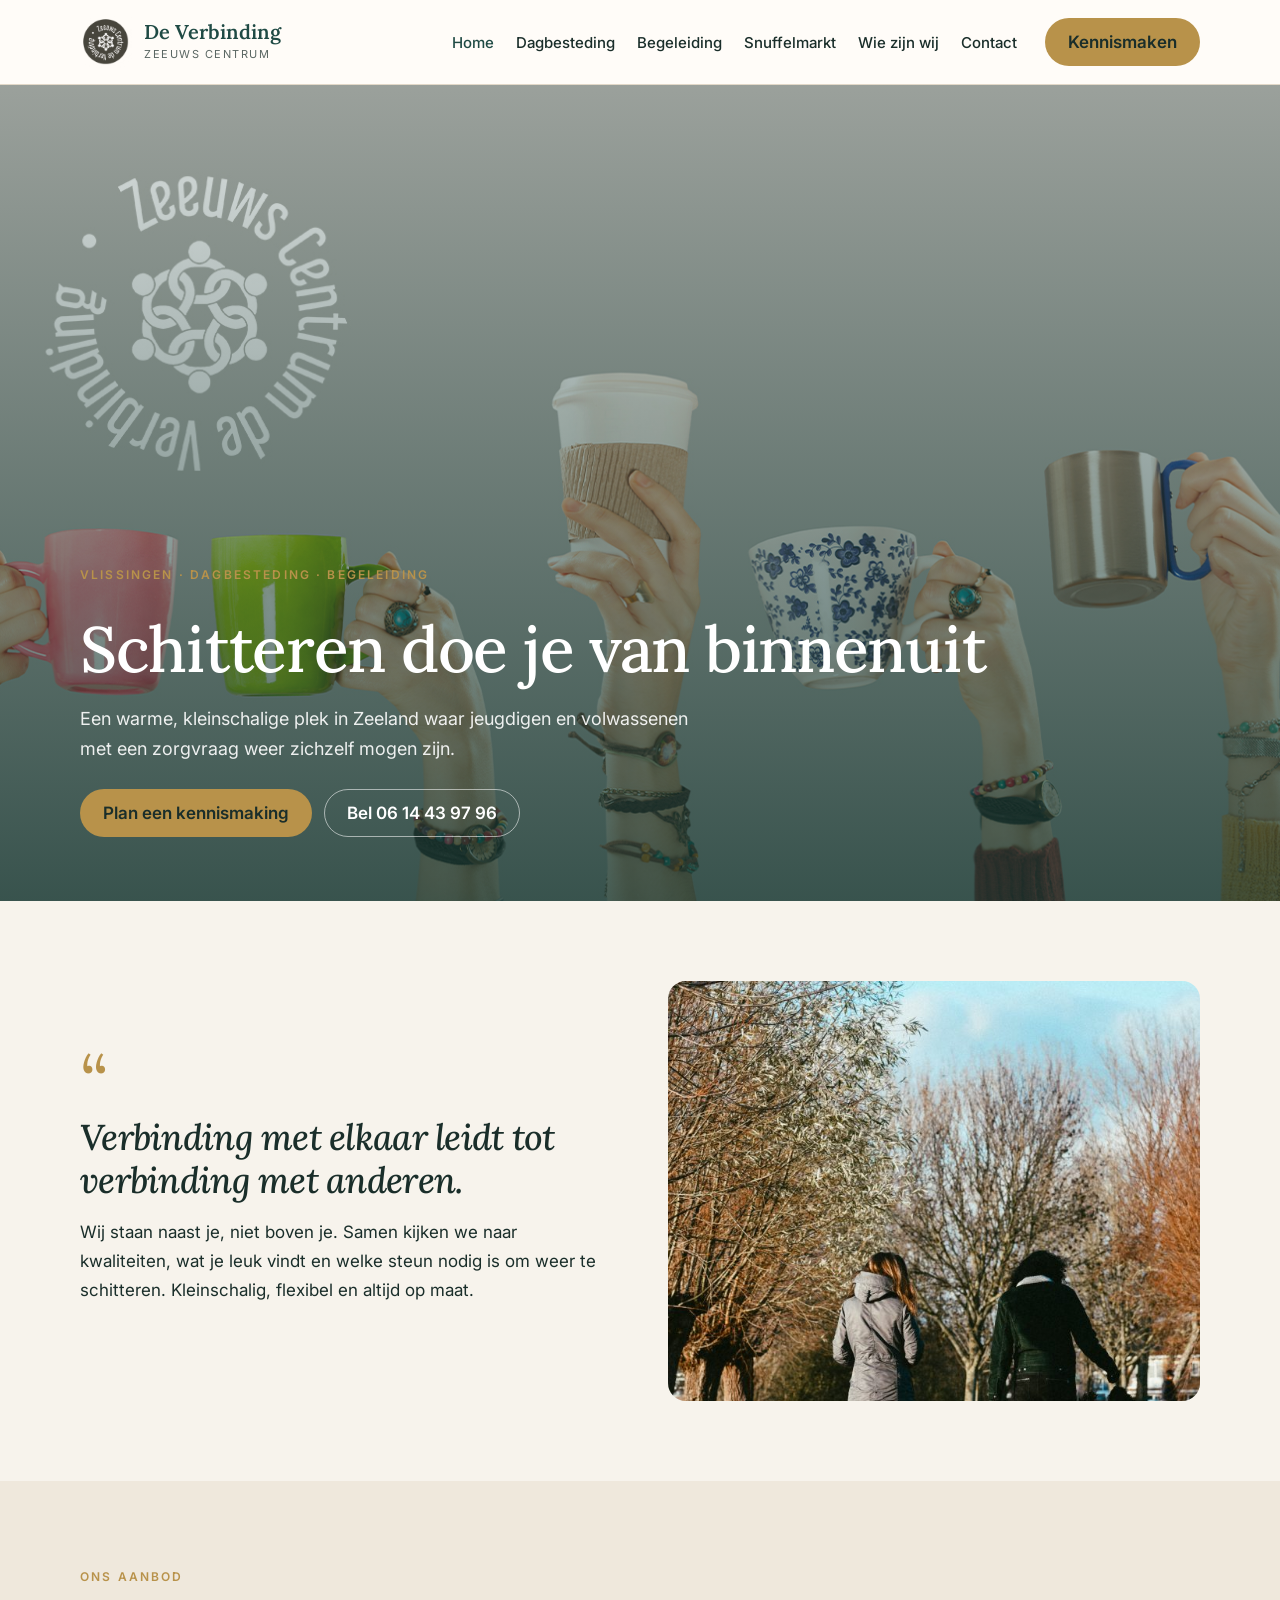
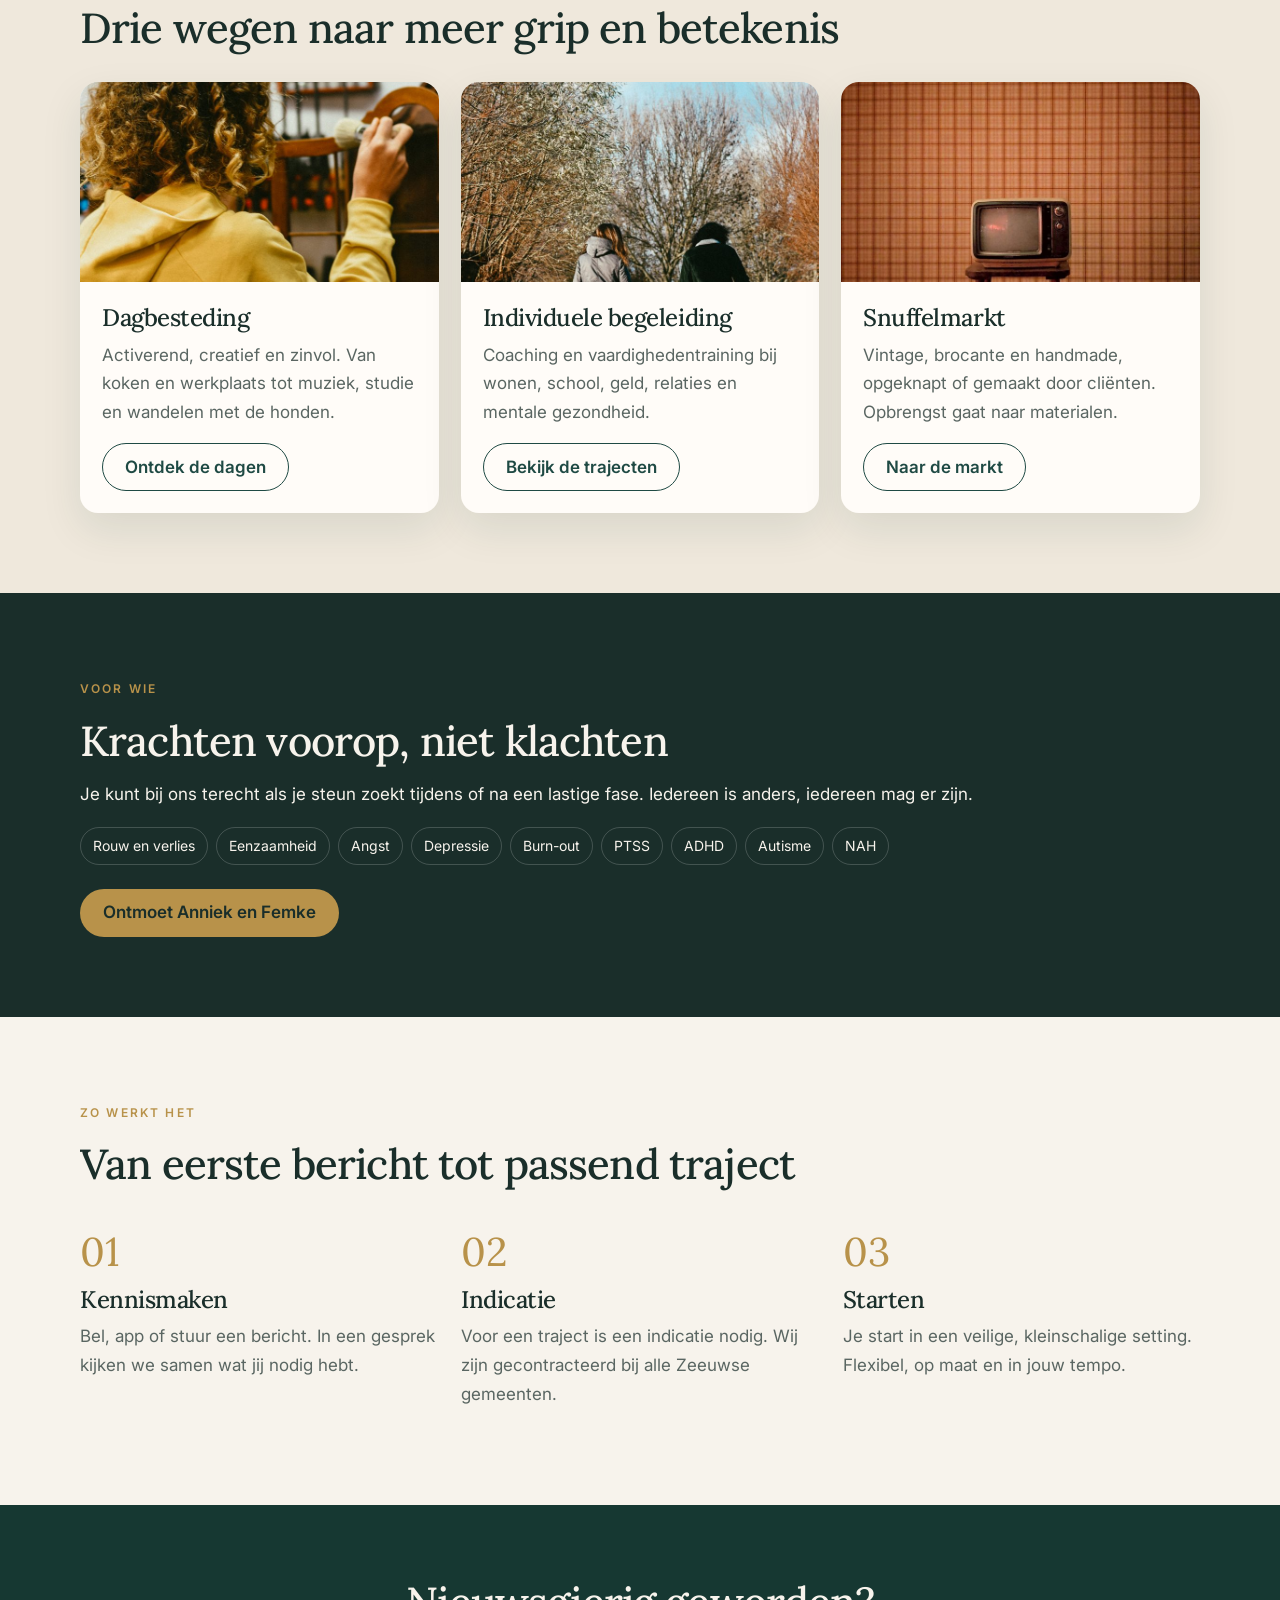
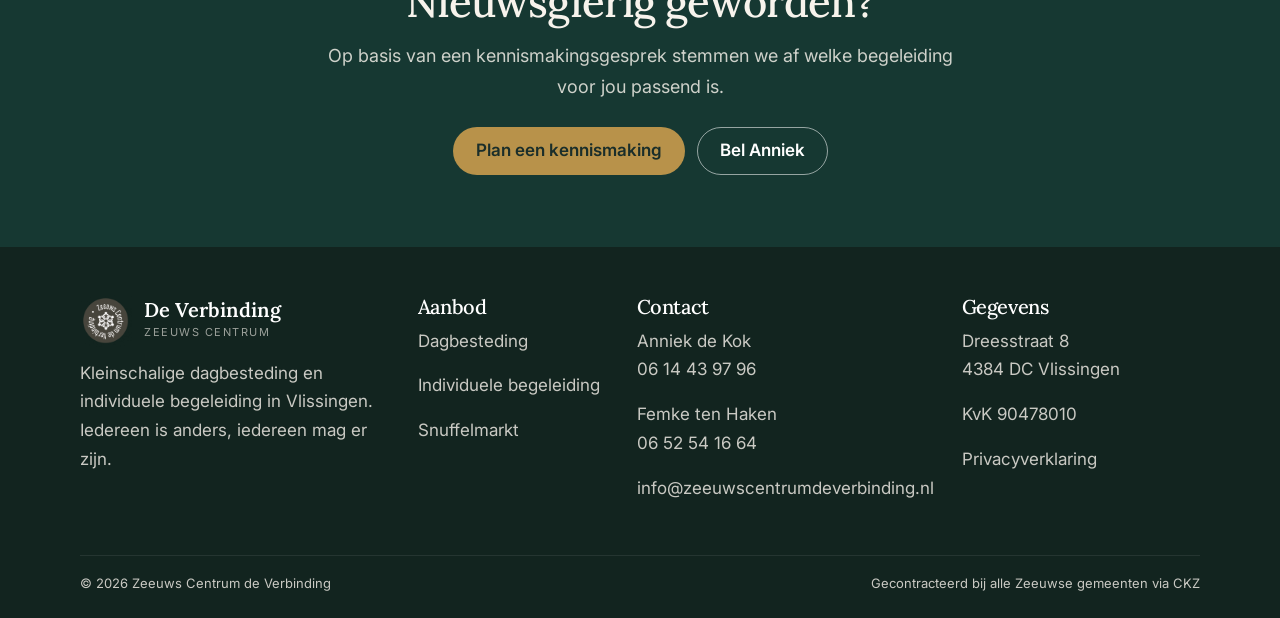
<file: index.html>
<!DOCTYPE html>
<html lang="nl">
<head>
  <meta charset="UTF-8">
  <meta name="viewport" content="width=device-width, initial-scale=1.0, viewport-fit=cover">
  <title>Zeeuws Centrum de Verbinding | Kleinschalige zorg in Vlissingen</title>
  <meta name="description" content="Kleinschalige dagbesteding en individuele begeleiding in Vlissingen. Voor jeugdigen en volwassenen. Kennismaken via bel, WhatsApp of het contactformulier.">
  <link rel="preconnect" href="https://fonts.googleapis.com">
  <link rel="preconnect" href="https://fonts.gstatic.com" crossorigin>
  <link href="https://fonts.googleapis.com/css2?family=Inter:wght@400;500;600&family=Lora:ital,wght@0,500;0,600;1,500&display=swap" rel="stylesheet">
  <link rel="icon" href="img/favicon.png" type="image/png">
  <link rel="stylesheet" href="css/style.css?v=10">
</head>
<body data-page="home">
  <div data-header></div>

  <main id="inhoud">
    <section class="hero">
      <div class="hero-media">
        <img src="img/Header-Homepage-ZCDV-2-1.jpg" alt="Samen koffie drinken bij Zeeuws Centrum de Verbinding">
      </div>
      <div class="container hero-content">
        <p class="eyebrow">Vlissingen · dagbesteding · begeleiding</p>
        <h1>Schitteren doe je van binnenuit</h1>
        <p class="lede">Een warme, kleinschalige plek in Zeeland waar jeugdigen en volwassenen met een zorgvraag weer zichzelf mogen zijn.</p>
        <div class="hero-actions">
          <a class="btn btn-gold" href="contact.html">Plan een kennismaking</a>
          <a class="btn btn-ghost" href="tel:+31614439796">Bel 06 14 43 97 96</a>
        </div>
      </div>
    </section>

    <section class="section">
      <div class="container split">
        <div>
          <p class="quote-mark">“</p>
          <p class="quote">Verbinding met elkaar leidt tot verbinding met anderen.</p>
          <p>Wij staan naast je, niet boven je. Samen kijken we naar kwaliteiten, wat je leuk vindt en welke steun nodig is om weer te schitteren. Kleinschalig, flexibel en altijd op maat.</p>
        </div>
        <div class="frame">
          <img src="img/bot-3398.jpg" alt="Wandelen met de hond, zoals op de huidige site">
        </div>
      </div>
    </section>

    <section class="section section-sand">
      <div class="container">
        <p class="eyebrow">Ons aanbod</p>
        <h2>Drie wegen naar meer grip en betekenis</h2>
        <div class="cards">
          <a class="card" href="dagbesteding.html">
            <img src="img/dagbesteding.jpg" alt="">
            <div class="card-body">
              <h3>Dagbesteding</h3>
              <p>Activerend, creatief en zinvol. Van koken en werkplaats tot muziek, studie en wandelen met de honden.</p>
              <span class="btn btn-outline">Ontdek de dagen</span>
            </div>
          </a>
          <a class="card" href="begeleiding.html">
            <img src="img/begeleiding.jpg" alt="">
            <div class="card-body">
              <h3>Individuele begeleiding</h3>
              <p>Coaching en vaardighedentraining bij wonen, school, geld, relaties en mentale gezondheid.</p>
              <span class="btn btn-outline">Bekijk de trajecten</span>
            </div>
          </a>
          <a class="card" href="snuffelmarkt.html">
            <img src="img/snuffelmarkt.jpg" alt="">
            <div class="card-body">
              <h3>Snuffelmarkt</h3>
              <p>Vintage, brocante en handmade, opgeknapt of gemaakt door cliënten. Opbrengst gaat naar materialen.</p>
              <span class="btn btn-outline">Naar de markt</span>
            </div>
          </a>
        </div>
      </div>
    </section>

    <section class="section section-dark">
      <div class="container">
        <p class="eyebrow">Voor wie</p>
        <h2>Krachten voorop, niet klachten</h2>
        <p>Je kunt bij ons terecht als je steun zoekt tijdens of na een lastige fase. Iedereen is anders, iedereen mag er zijn.</p>
        <div class="tags">
          <span class="tag">Rouw en verlies</span>
          <span class="tag">Eenzaamheid</span>
          <span class="tag">Angst</span>
          <span class="tag">Depressie</span>
          <span class="tag">Burn-out</span>
          <span class="tag">PTSS</span>
          <span class="tag">ADHD</span>
          <span class="tag">Autisme</span>
          <span class="tag">NAH</span>
        </div>
        <div class="cta-row">
          <a class="btn btn-gold" href="over-ons.html">Ontmoet Anniek en Femke</a>
        </div>
      </div>
    </section>

    <section class="section">
      <div class="container">
        <p class="eyebrow">Zo werkt het</p>
        <h2>Van eerste bericht tot passend traject</h2>
        <div class="steps">
          <div class="step">
            <div class="step-num">01</div>
            <h3>Kennismaken</h3>
            <p>Bel, app of stuur een bericht. In een gesprek kijken we samen wat jij nodig hebt.</p>
          </div>
          <div class="step">
            <div class="step-num">02</div>
            <h3>Indicatie</h3>
            <p>Voor een traject is een indicatie nodig. Wij zijn gecontracteerd bij alle Zeeuwse gemeenten.</p>
          </div>
          <div class="step">
            <div class="step-num">03</div>
            <h3>Starten</h3>
            <p>Je start in een veilige, kleinschalige setting. Flexibel, op maat en in jouw tempo.</p>
          </div>
        </div>
      </div>
    </section>

    <section class="cta-band">
      <div class="container">
        <h2>Nieuwsgierig geworden?</h2>
        <p class="lede">Op basis van een kennismakingsgesprek stemmen we af welke begeleiding voor jou passend is.</p>
        <div class="cta-row">
          <a class="btn btn-gold" href="contact.html">Plan een kennismaking</a>
          <a class="btn btn-ghost" href="tel:+31614439796">Bel Anniek</a>
        </div>
      </div>
    </section>
  </main>

  <div data-footer></div>
  <script src="js/main.js?v=9"></script>
</body>
</html>
</file>
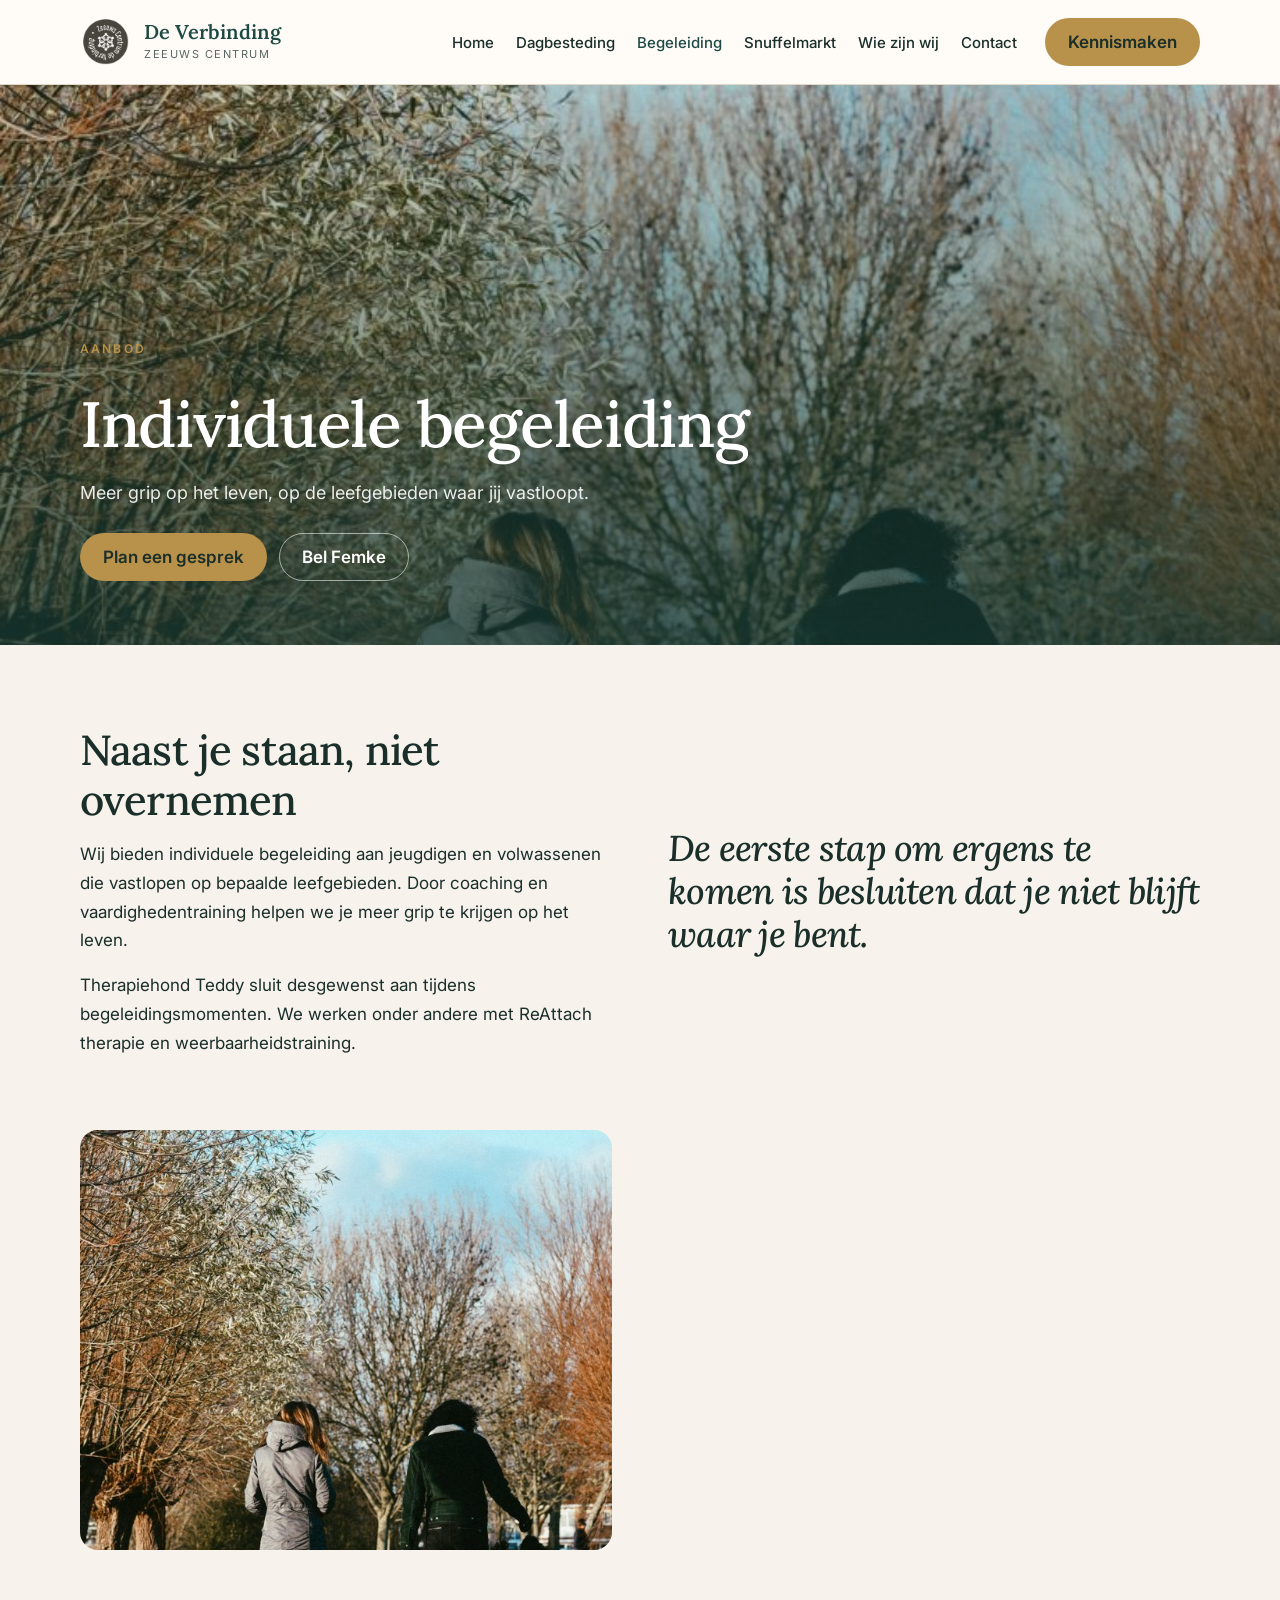
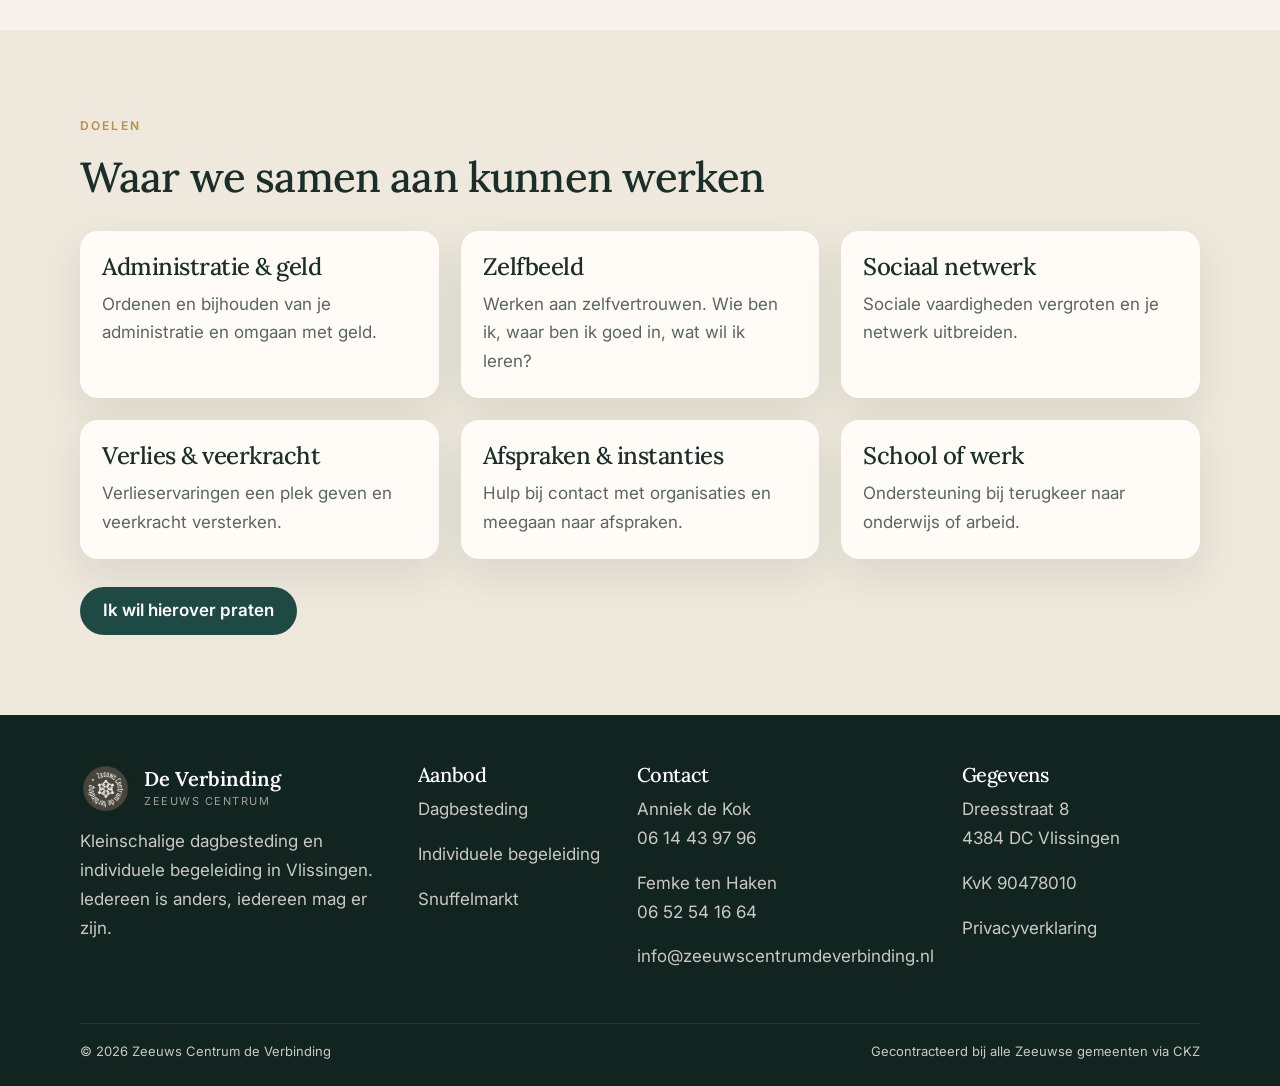
<file: begeleiding.html>
<!DOCTYPE html>
<html lang="nl">
<head>
  <meta charset="UTF-8">
  <meta name="viewport" content="width=device-width, initial-scale=1.0, viewport-fit=cover">
  <title>Individuele begeleiding | Zeeuws Centrum de Verbinding</title>
  <meta name="description" content="Individuele begeleiding voor jeugdigen en volwassenen in Vlissingen: coaching, vaardighedentraining, ReAttach en weerbaarheid.">
  <link rel="preconnect" href="https://fonts.googleapis.com">
  <link rel="preconnect" href="https://fonts.gstatic.com" crossorigin>
  <link href="https://fonts.googleapis.com/css2?family=Inter:wght@400;500;600&family=Lora:ital,wght@0,500;0,600;1,500&display=swap" rel="stylesheet">
  <link rel="icon" href="img/favicon.png" type="image/png">
  <link rel="apple-touch-icon" href="img/logo.png">
  <link rel="stylesheet" href="css/style.css?v=10">
</head>
<body data-page="begeleiding">
  <div data-header></div>
  <main id="inhoud">
    <section class="page-hero">
      <div class="page-hero-media">
        <img src="img/begeleiding.jpg" alt="Wandelen tijdens individuele begeleiding">
      </div>
      <div class="container">
        <p class="eyebrow">Aanbod</p>
        <h1>Individuele begeleiding</h1>
        <p class="lede">Meer grip op het leven, op de leefgebieden waar jij vastloopt.</p>
        <div class="cta-row">
          <a class="btn btn-gold" href="contact.html">Plan een gesprek</a>
          <a class="btn btn-ghost" href="tel:+31652541664">Bel Femke</a>
        </div>
      </div>
    </section>

    <section class="section">
      <div class="container split">
        <div>
          <h2>Naast je staan, niet overnemen</h2>
          <p>Wij bieden individuele begeleiding aan jeugdigen en volwassenen die vastlopen op bepaalde leefgebieden. Door coaching en vaardighedentraining helpen we je meer grip te krijgen op het leven.</p>
          <p>Therapiehond Teddy sluit desgewenst aan tijdens begeleidingsmomenten. We werken onder andere met ReAttach therapie en weerbaarheidstraining.</p>
        </div>
        <div>
          <p class="quote">De eerste stap om ergens te komen is besluiten dat je niet blijft waar je bent.</p>
        </div>
        <div class="frame">
          <img src="img/bot-3398.jpg" alt="Wandelen tijdens begeleiding">
        </div>
      </div>
    </section>

    <section class="section section-sand">
      <div class="container">
        <p class="eyebrow">Doelen</p>
        <h2>Waar we samen aan kunnen werken</h2>
        <div class="cards">
          <article class="card"><div class="card-body"><h3>Administratie & geld</h3><p>Ordenen en bijhouden van je administratie en omgaan met geld.</p></div></article>
          <article class="card"><div class="card-body"><h3>Zelfbeeld</h3><p>Werken aan zelfvertrouwen. Wie ben ik, waar ben ik goed in, wat wil ik leren?</p></div></article>
          <article class="card"><div class="card-body"><h3>Sociaal netwerk</h3><p>Sociale vaardigheden vergroten en je netwerk uitbreiden.</p></div></article>
          <article class="card"><div class="card-body"><h3>Verlies & veerkracht</h3><p>Verlieservaringen een plek geven en veerkracht versterken.</p></div></article>
          <article class="card"><div class="card-body"><h3>Afspraken & instanties</h3><p>Hulp bij contact met organisaties en meegaan naar afspraken.</p></div></article>
          <article class="card"><div class="card-body"><h3>School of werk</h3><p>Ondersteuning bij terugkeer naar onderwijs of arbeid.</p></div></article>
        </div>
        <div class="cta-row">
          <a class="btn btn-dark" href="contact.html">Ik wil hierover praten</a>
        </div>
      </div>
    </section>
  </main>
  <div data-footer></div>
  <script src="js/main.js?v=9"></script>
</body>
</html>
</file>
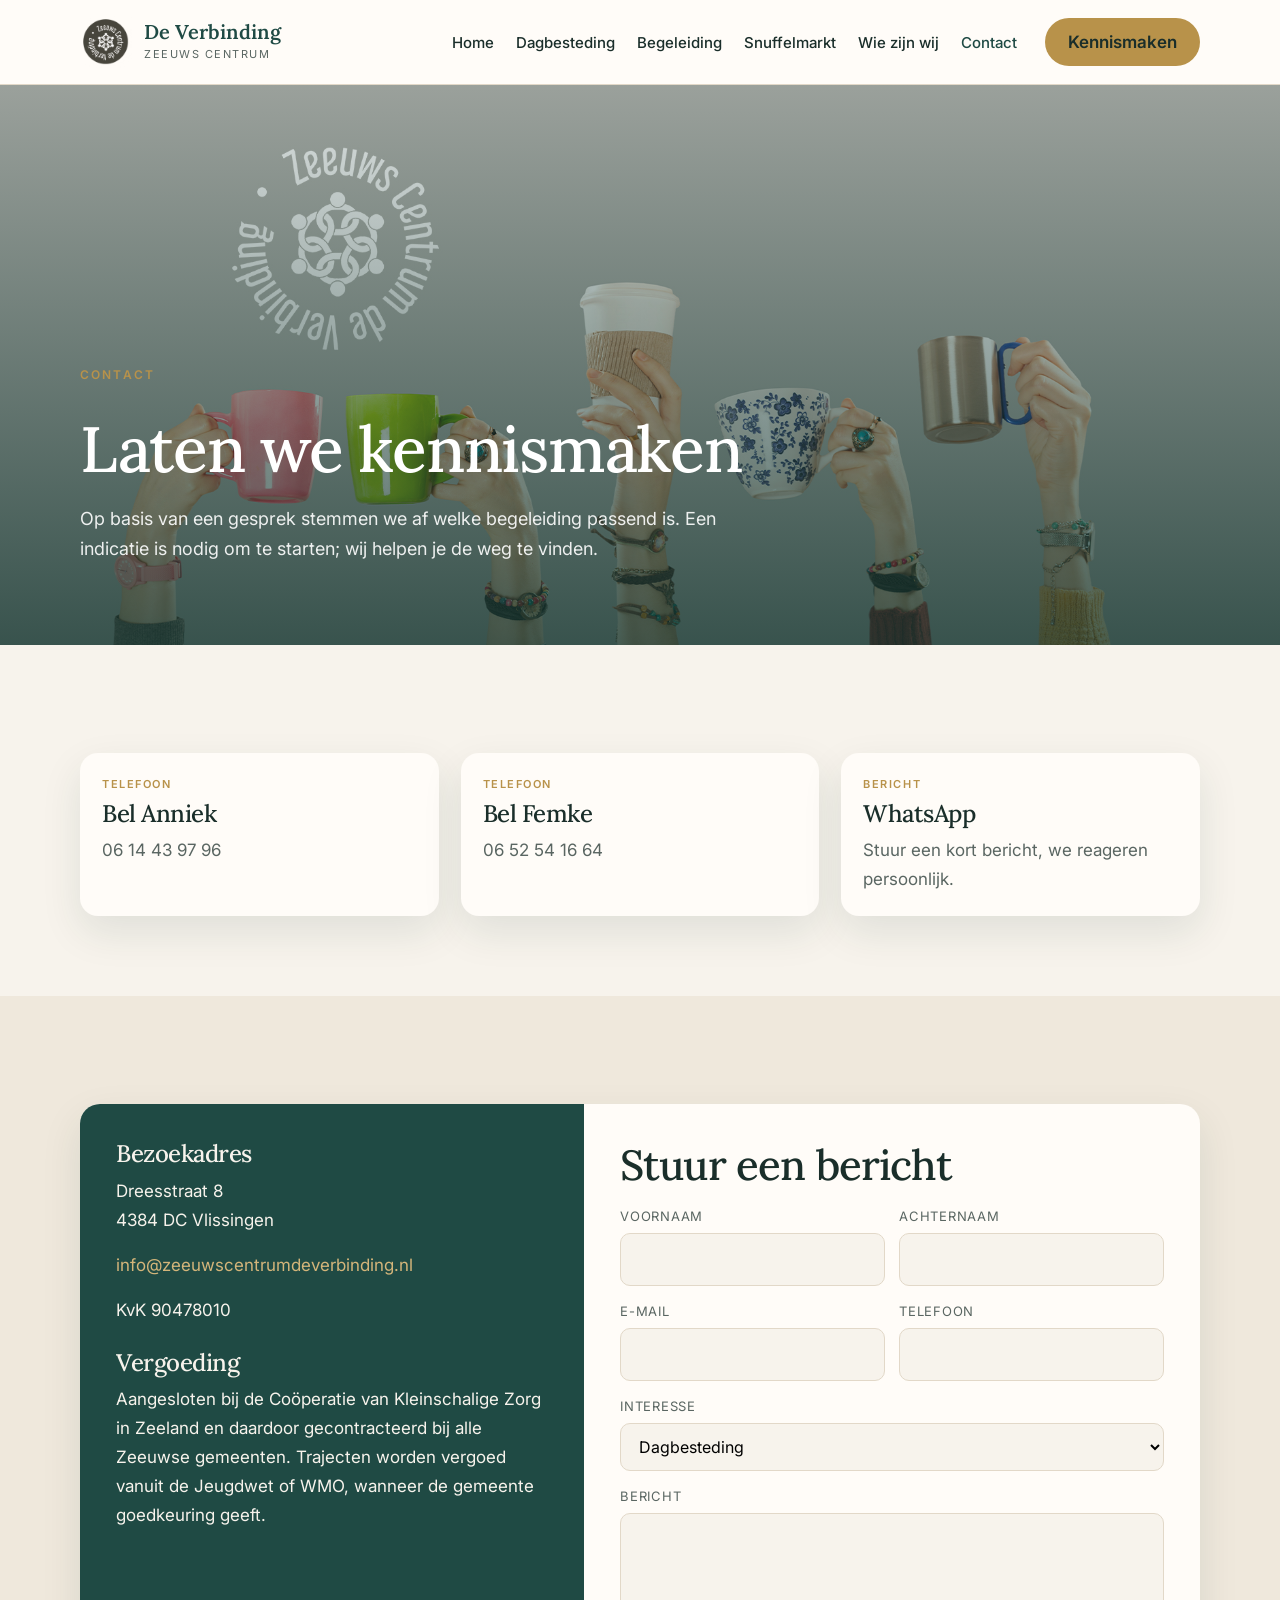
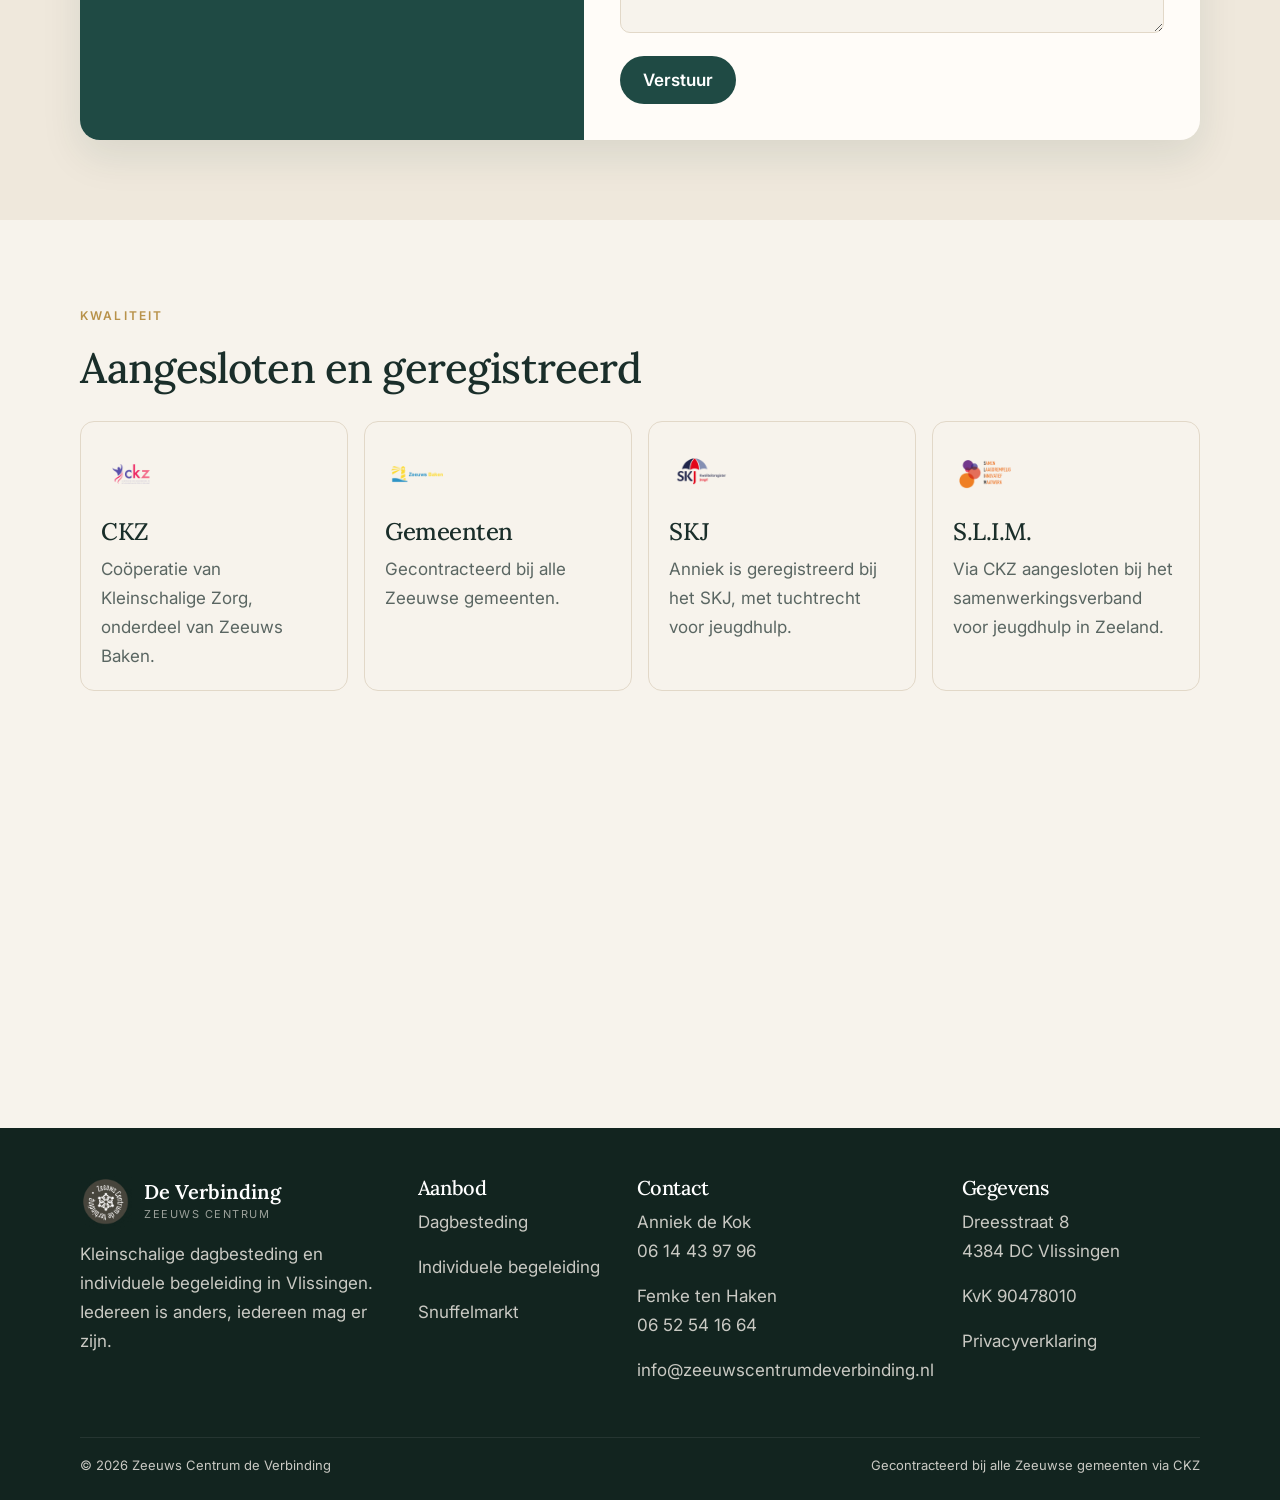
<file: contact.html>
<!DOCTYPE html>
<html lang="nl">
<head>
  <meta charset="UTF-8">
  <meta name="viewport" content="width=device-width, initial-scale=1.0, viewport-fit=cover">
  <title>Contact | Zeeuws Centrum de Verbinding</title>
  <meta name="description" content="Neem contact op voor een kennismakingsgesprek. Dreesstraat 8, Vlissingen. Bel Anniek of Femke, app via WhatsApp of stuur het formulier.">
  <link rel="preconnect" href="https://fonts.googleapis.com">
  <link rel="preconnect" href="https://fonts.gstatic.com" crossorigin>
  <link href="https://fonts.googleapis.com/css2?family=Inter:wght@400;500;600&family=Lora:ital,wght@0,500;0,600;1,500&display=swap" rel="stylesheet">
  <link rel="icon" href="img/favicon.png" type="image/png">
  <link rel="apple-touch-icon" href="img/logo.png">
  <link rel="stylesheet" href="css/style.css?v=10">
</head>
<body data-page="contact">
  <div data-header></div>
  <main id="inhoud">
    <section class="page-hero">
      <div class="page-hero-media">
        <img src="img/Header-Homepage-ZCDV-2-1.jpg" alt="Samen koffie drinken bij het centrum">
      </div>
      <div class="container">
        <p class="eyebrow">Contact</p>
        <h1>Laten we kennismaken</h1>
        <p class="lede">Op basis van een gesprek stemmen we af welke begeleiding passend is. Een indicatie is nodig om te starten; wij helpen je de weg te vinden.</p>
      </div>
    </section>

    <section class="section">
      <div class="container">
        <div class="cards">
          <a class="card contact-choice" href="tel:+31614439796">
            <div class="card-body">
              <span class="card-kicker">Telefoon</span>
              <h3>Bel Anniek</h3>
              <p>06 14 43 97 96</p>
            </div>
          </a>
          <a class="card contact-choice" href="tel:+31652541664">
            <div class="card-body">
              <span class="card-kicker">Telefoon</span>
              <h3>Bel Femke</h3>
              <p>06 52 54 16 64</p>
            </div>
          </a>
          <a class="card contact-choice" href="https://wa.me/31614439796" target="_blank" rel="noreferrer">
            <div class="card-body">
              <span class="card-kicker">Bericht</span>
              <h3>WhatsApp</h3>
              <p>Stuur een kort bericht, we reageren persoonlijk.</p>
            </div>
          </a>
        </div>
      </div>
    </section>

    <section class="section section-sand">
      <div class="container contact-panel">
        <div class="contact-side">
          <h3>Bezoekadres</h3>
          <p>Dreesstraat 8<br>4384 DC Vlissingen</p>
          <p class="contact-mail"><a href="mailto:info@zeeuwscentrumdeverbinding.nl">info@zeeuwscentrumdeverbinding.nl</a></p>
          <p>KvK 90478010</p>
          <h3 class="contact-sub">Vergoeding</h3>
          <p>Aangesloten bij de Coöperatie van Kleinschalige Zorg in Zeeland en daardoor gecontracteerd bij alle Zeeuwse gemeenten. Trajecten worden vergoed vanuit de Jeugdwet of WMO, wanneer de gemeente goedkeuring geeft.</p>
        </div>
        <form class="contact-form" data-contact-form>
          <h2>Stuur een bericht</h2>
          <div class="form-success">Bedankt. Je e-mailprogramma opent nu een bericht aan ons.</div>
          <div class="form-grid">
            <div>
              <label for="voornaam">Voornaam</label>
              <input id="voornaam" name="voornaam" autocomplete="given-name" required>
            </div>
            <div>
              <label for="achternaam">Achternaam</label>
              <input id="achternaam" name="achternaam" autocomplete="family-name" required>
            </div>
            <div>
              <label for="email">E-mail</label>
              <input id="email" name="email" type="email" autocomplete="email" required>
            </div>
            <div>
              <label for="telefoon">Telefoon</label>
              <input id="telefoon" name="telefoon" type="tel" inputmode="tel" autocomplete="tel">
            </div>
            <div class="full">
              <label for="interesse">Interesse</label>
              <select id="interesse" name="interesse">
                <option>Dagbesteding</option>
                <option>Individuele begeleiding</option>
                <option>Snuffelmarkt</option>
                <option>Indicatie / gemeente</option>
                <option>Anders</option>
              </select>
            </div>
            <div class="full">
              <label for="bericht">Bericht</label>
              <textarea id="bericht" name="bericht" required></textarea>
            </div>
            <div class="full">
              <button class="btn btn-dark" type="submit">Verstuur</button>
            </div>
          </div>
        </form>
      </div>
    </section>

    <section class="section">
      <div class="container">
        <p class="eyebrow">Kwaliteit</p>
        <h2>Aangesloten en geregistreerd</h2>
        <div class="trust-grid">
          <div class="trust-item"><img src="img/ckz.png" alt="CKZ"><h3>CKZ</h3><p>Coöperatie van Kleinschalige Zorg, onderdeel van Zeeuws Baken.</p></div>
          <div class="trust-item"><img src="img/zeeuws-baken.png" alt="Zeeuws Baken"><h3>Gemeenten</h3><p>Gecontracteerd bij alle Zeeuwse gemeenten.</p></div>
          <div class="trust-item"><img src="img/skj.png" alt="SKJ"><h3>SKJ</h3><p>Anniek is geregistreerd bij het SKJ, met tuchtrecht voor jeugdhulp.</p></div>
          <div class="trust-item"><img src="img/slim.png" alt="S.L.I.M."><h3>S.L.I.M.</h3><p>Via CKZ aangesloten bij het samenwerkingsverband voor jeugdhulp in Zeeland.</p></div>
        </div>
        <iframe class="map" title="Kaart Dreesstraat 8 Vlissingen" src="https://maps.google.com/maps?q=Dreesstraat%208%204384%20DC%20Vlissingen&t=&z=15&ie=UTF8&iwloc=&output=embed"></iframe>
      </div>
    </section>
  </main>
  <div data-footer></div>
  <script src="js/main.js?v=9"></script>
</body>
</html>
</file>
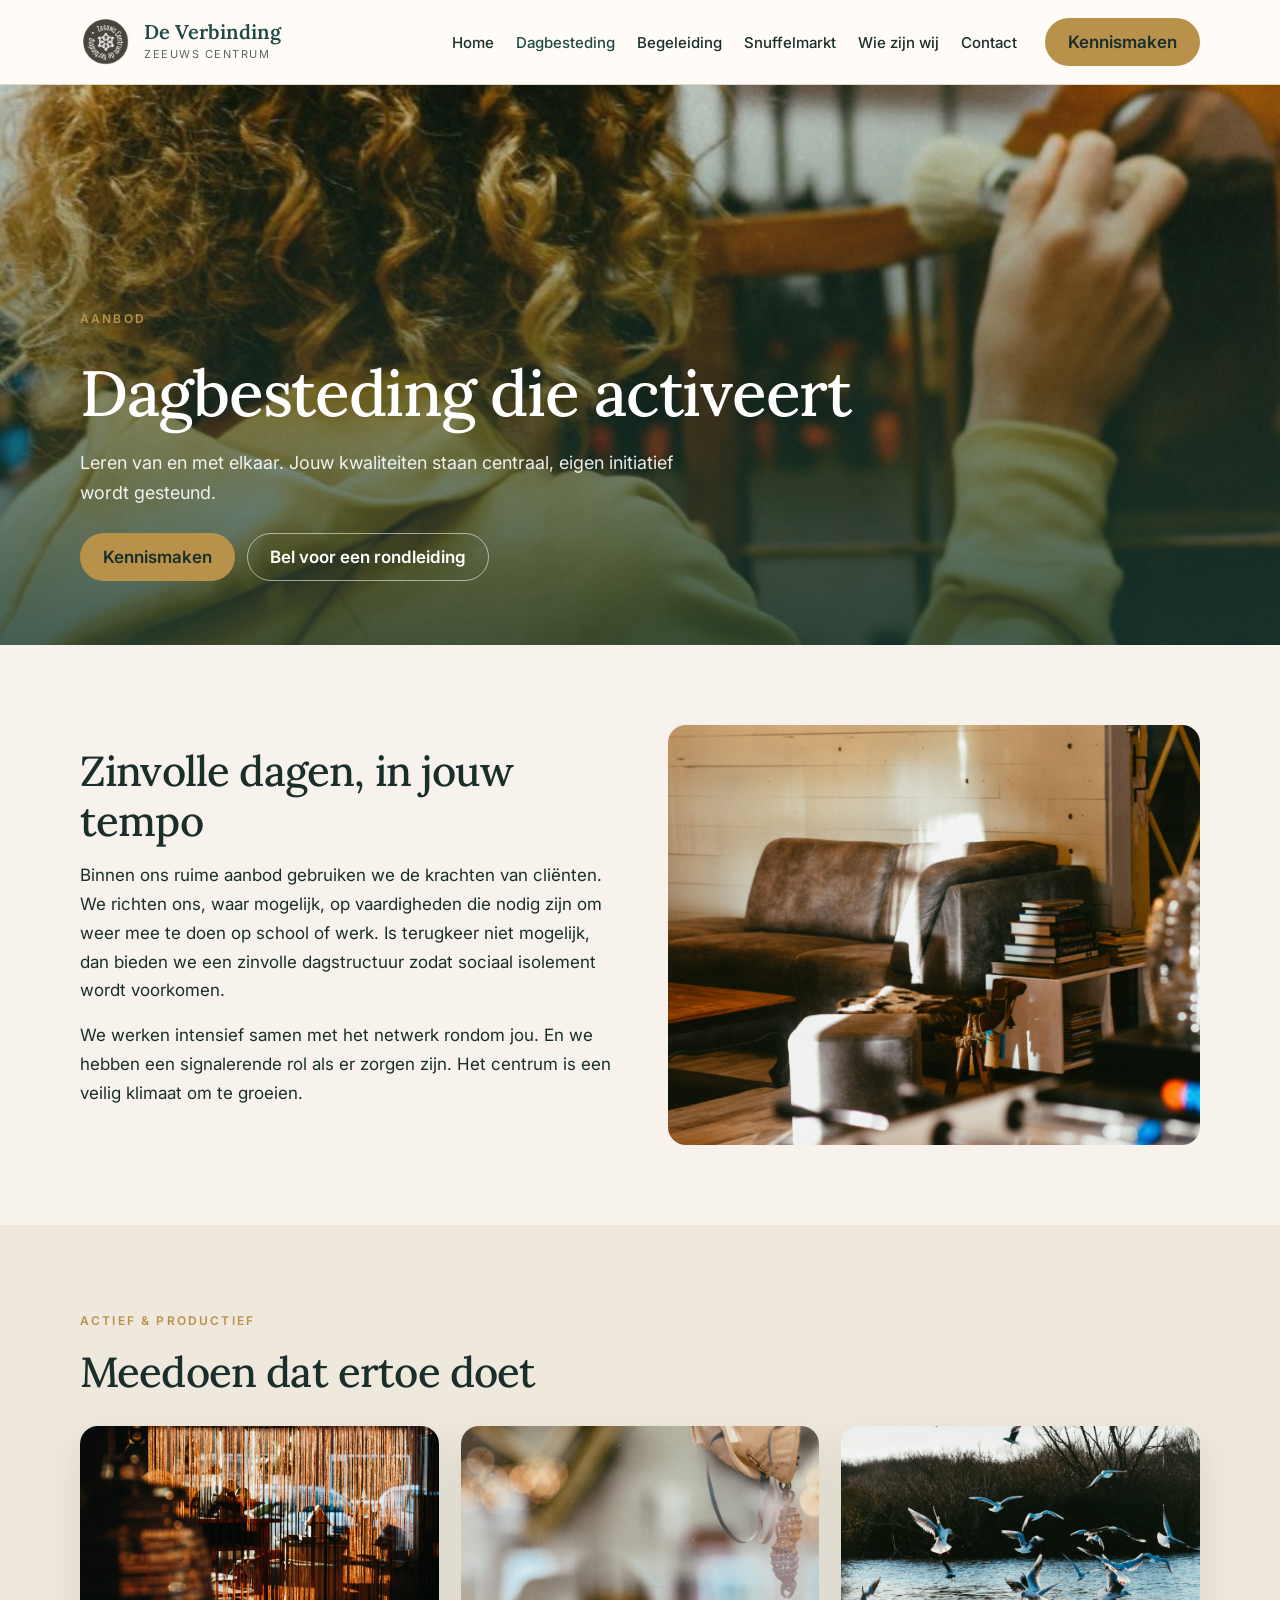
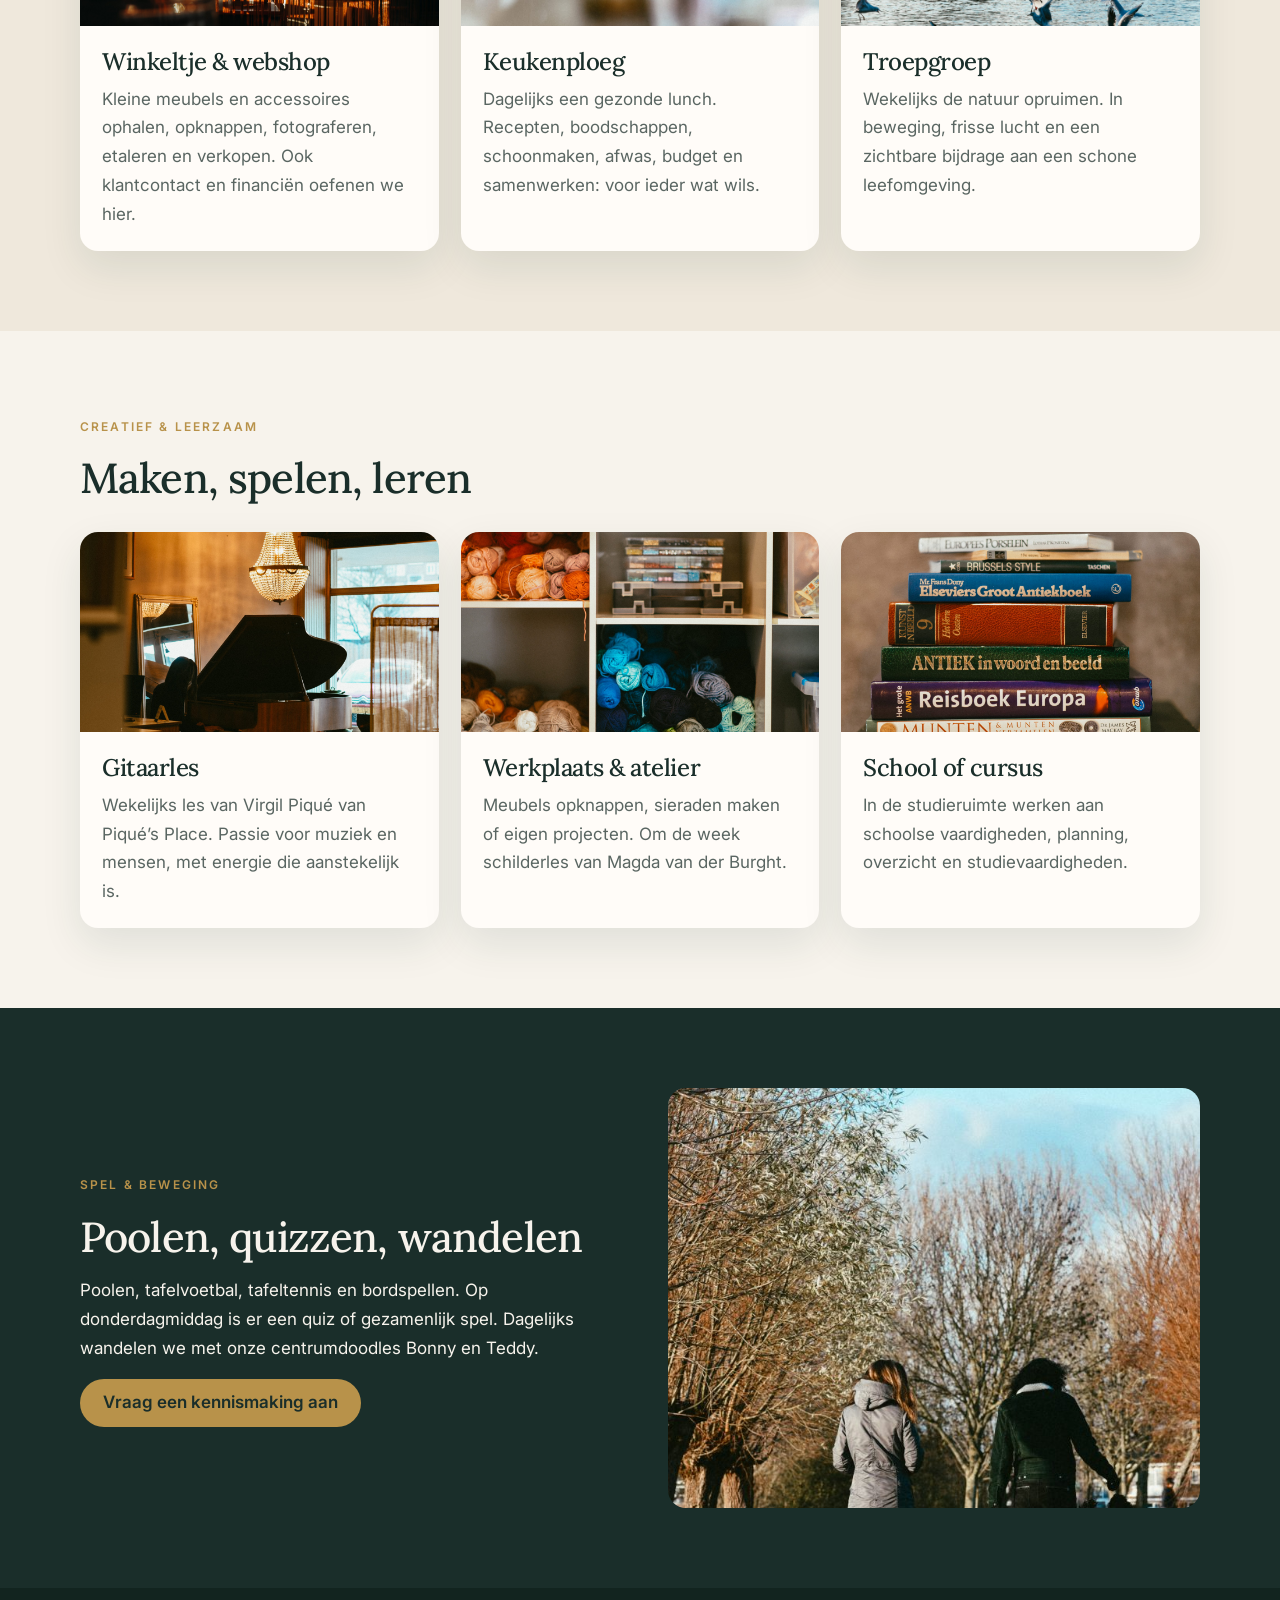
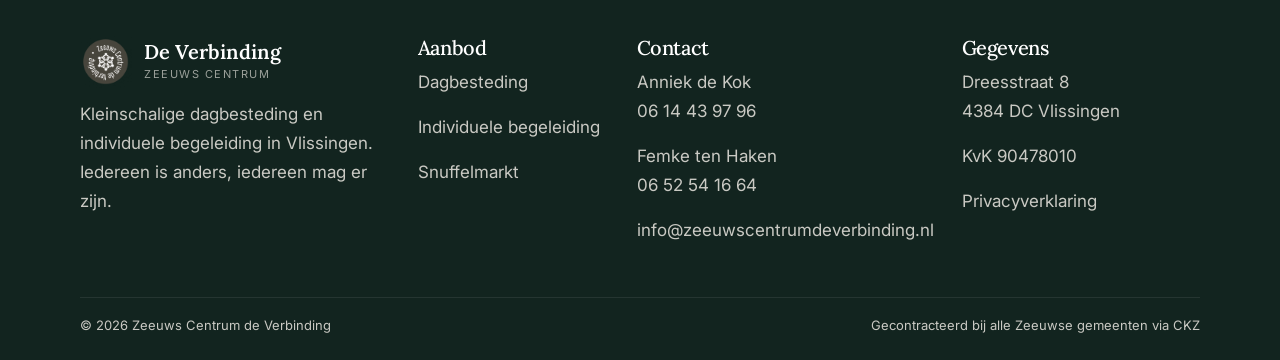
<file: dagbesteding.html>
<!DOCTYPE html>
<html lang="nl">
<head>
  <meta charset="UTF-8">
  <meta name="viewport" content="width=device-width, initial-scale=1.0, viewport-fit=cover">
  <title>Dagbesteding | Zeeuws Centrum de Verbinding</title>
  <meta name="description" content="Activerende dagbesteding in Vlissingen: koken, werkplaats, muziek, schilderen, studie, spel en wandelen met Teddy en Bonny.">
  <link rel="preconnect" href="https://fonts.googleapis.com">
  <link rel="preconnect" href="https://fonts.gstatic.com" crossorigin>
  <link href="https://fonts.googleapis.com/css2?family=Inter:wght@400;500;600&family=Lora:ital,wght@0,500;0,600;1,500&display=swap" rel="stylesheet">
  <link rel="icon" href="img/favicon.png" type="image/png">
  <link rel="apple-touch-icon" href="img/logo.png">
  <link rel="stylesheet" href="css/style.css?v=10">
</head>
<body data-page="dagbesteding">
  <div data-header></div>
  <main id="inhoud">
    <section class="page-hero">
      <div class="page-hero-media">
        <img src="img/dagbesteding.jpg" alt="Dagbesteding in het centrum">
      </div>
      <div class="container">
        <p class="eyebrow">Aanbod</p>
        <h1>Dagbesteding die activeert</h1>
        <p class="lede">Leren van en met elkaar. Jouw kwaliteiten staan centraal, eigen initiatief wordt gesteund.</p>
        <div class="cta-row">
          <a class="btn btn-gold" href="contact.html">Kennismaken</a>
          <a class="btn btn-ghost" href="tel:+31614439796">Bel voor een rondleiding</a>
        </div>
      </div>
    </section>

    <section class="section">
      <div class="container split">
        <div>
          <h2>Zinvolle dagen, in jouw tempo</h2>
          <p>Binnen ons ruime aanbod gebruiken we de krachten van cliënten. We richten ons, waar mogelijk, op vaardigheden die nodig zijn om weer mee te doen op school of werk. Is terugkeer niet mogelijk, dan bieden we een zinvolle dagstructuur zodat sociaal isolement wordt voorkomen.</p>
          <p>We werken intensief samen met het netwerk rondom jou. En we hebben een signalerende rol als er zorgen zijn. Het centrum is een veilig klimaat om te groeien.</p>
        </div>
        <div class="frame">
          <img src="img/bot-3505.jpg" alt="Huiskamer in het centrum">
        </div>
      </div>
    </section>

    <section class="section section-sand">
      <div class="container">
        <p class="eyebrow">Actief & productief</p>
        <h2>Meedoen dat ertoe doet</h2>
        <div class="activity-grid">
          <article class="activity">
            <img src="img/bot-3452.jpg" alt="Winkeltje van het centrum">
            <div>
              <h3>Winkeltje & webshop</h3>
              <p>Kleine meubels en accessoires ophalen, opknappen, fotograferen, etaleren en verkopen. Ook klantcontact en financiën oefenen we hier.</p>
            </div>
          </article>
          <article class="activity">
            <img src="img/bot-3217.jpg" alt="Werkplaats in het centrum">
            <div>
              <h3>Keukenploeg</h3>
              <p>Dagelijks een gezonde lunch. Recepten, boodschappen, schoonmaken, afwas, budget en samenwerken: voor ieder wat wils.</p>
            </div>
          </article>
          <article class="activity">
            <img src="img/bot-3353.jpg" alt="Buiten, in de Zeeuwse natuur">
            <div>
              <h3>Troepgroep</h3>
              <p>Wekelijks de natuur opruimen. In beweging, frisse lucht en een zichtbare bijdrage aan een schone leefomgeving.</p>
            </div>
          </article>
        </div>
      </div>
    </section>

    <section class="section">
      <div class="container">
        <p class="eyebrow">Creatief & leerzaam</p>
        <h2>Maken, spelen, leren</h2>
        <div class="activity-grid">
          <article class="activity">
            <img src="img/bot-3549.jpg" alt="Muziek in het centrum">
            <div>
              <h3>Gitaarles</h3>
              <p>Wekelijks les van Virgil Piqué van Piqué’s Place. Passie voor muziek en mensen, met energie die aanstekelijk is.</p>
            </div>
          </article>
          <article class="activity">
            <img src="img/bot-3484.jpg" alt="Atelier met wol en kralen">
            <div>
              <h3>Werkplaats & atelier</h3>
              <p>Meubels opknappen, sieraden maken of eigen projecten. Om de week schilderles van Magda van der Burght.</p>
            </div>
          </article>
          <article class="activity">
            <img src="img/bot-3490.jpg" alt="Boeken in de studieruimte">
            <div>
              <h3>School of cursus</h3>
              <p>In de studieruimte werken aan schoolse vaardigheden, planning, overzicht en studievaardigheden.</p>
            </div>
          </article>
        </div>
      </div>
    </section>

    <section class="section section-dark">
      <div class="container split">
        <div>
          <p class="eyebrow">Spel & beweging</p>
          <h2>Poolen, quizzen, wandelen</h2>
          <p>Poolen, tafelvoetbal, tafeltennis en bordspellen. Op donderdagmiddag is er een quiz of gezamenlijk spel. Dagelijks wandelen we met onze centrumdoodles Bonny en Teddy.</p>
          <a class="btn btn-gold" href="contact.html">Vraag een kennismaking aan</a>
        </div>
        <div class="frame">
          <img src="img/bot-3398.jpg" alt="Wandelen met Teddy of Bonny">
        </div>
      </div>
    </section>
  </main>
  <div data-footer></div>
  <script src="js/main.js?v=9"></script>
</body>
</html>
</file>
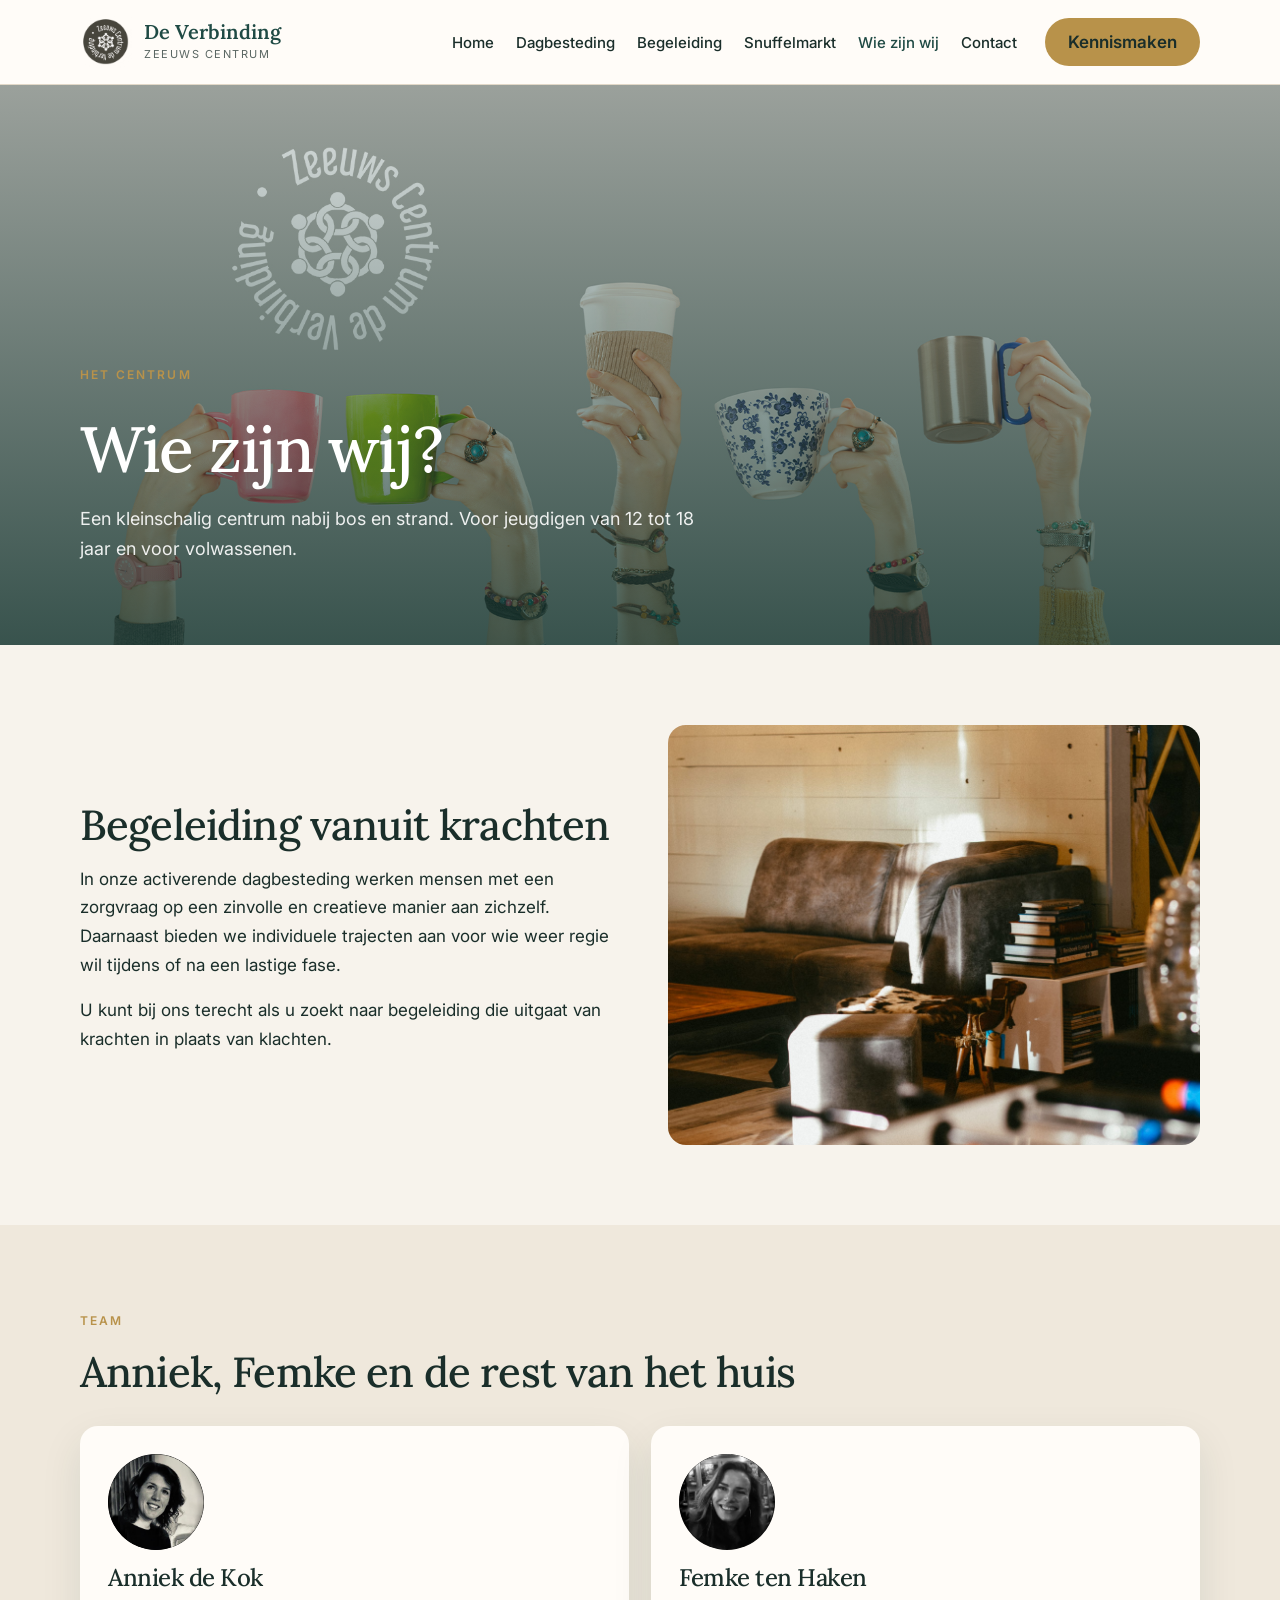
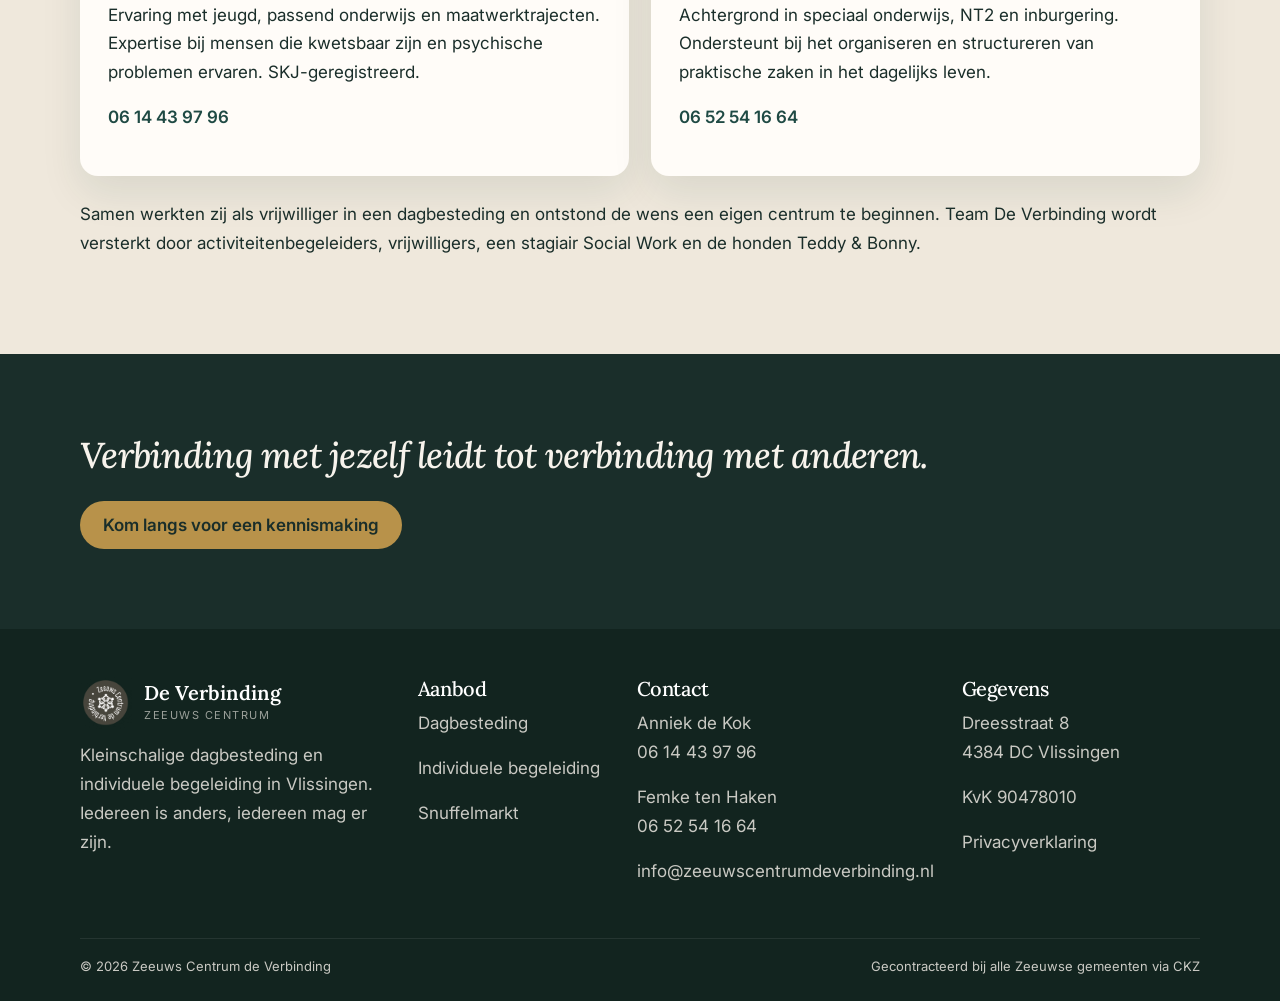
<file: over-ons.html>
<!DOCTYPE html>
<html lang="nl">
<head>
  <meta charset="UTF-8">
  <meta name="viewport" content="width=device-width, initial-scale=1.0, viewport-fit=cover">
  <title>Wie zijn wij? | Zeeuws Centrum de Verbinding</title>
  <meta name="description" content="Ontmoet Anniek de Kok en Femke ten Haken. Kleinschalig centrum in Vlissingen voor jeugdigen van 12 tot 18 jaar en volwassenen.">
  <link rel="preconnect" href="https://fonts.googleapis.com">
  <link rel="preconnect" href="https://fonts.gstatic.com" crossorigin>
  <link href="https://fonts.googleapis.com/css2?family=Inter:wght@400;500;600&family=Lora:ital,wght@0,500;0,600;1,500&display=swap" rel="stylesheet">
  <link rel="icon" href="img/favicon.png" type="image/png">
  <link rel="apple-touch-icon" href="img/logo.png">
  <link rel="stylesheet" href="css/style.css?v=10">
</head>
<body data-page="over">
  <div data-header></div>
  <main id="inhoud">
    <section class="page-hero">
      <div class="page-hero-media">
        <img src="img/Header-Homepage-ZCDV-2-1.jpg" alt="Samen koffie drinken bij het centrum">
      </div>
      <div class="container">
        <p class="eyebrow">Het centrum</p>
        <h1>Wie zijn wij?</h1>
        <p class="lede">Een kleinschalig centrum nabij bos en strand. Voor jeugdigen van 12 tot 18 jaar en voor volwassenen.</p>
      </div>
    </section>

    <section class="section">
      <div class="container split">
        <div>
          <h2>Begeleiding vanuit krachten</h2>
          <p>In onze activerende dagbesteding werken mensen met een zorgvraag op een zinvolle en creatieve manier aan zichzelf. Daarnaast bieden we individuele trajecten aan voor wie weer regie wil tijdens of na een lastige fase.</p>
          <p>U kunt bij ons terecht als u zoekt naar begeleiding die uitgaat van krachten in plaats van klachten.</p>
        </div>
        <div class="frame">
          <img src="img/bot-3505.jpg" alt="De huiskamer van het centrum">
        </div>
      </div>
    </section>

    <section class="section section-sand">
      <div class="container">
        <p class="eyebrow">Team</p>
        <h2>Anniek, Femke en de rest van het huis</h2>
        <div class="team-grid">
          <article class="person">
            <img class="avatar" src="img/anniek.png" alt="Anniek de Kok">
            <h3>Anniek de Kok</h3>
            <p>Ervaring met jeugd, passend onderwijs en maatwerktrajecten. Expertise bij mensen die kwetsbaar zijn en psychische problemen ervaren. SKJ-geregistreerd.</p>
            <p><a href="tel:+31614439796">06 14 43 97 96</a></p>
          </article>
          <article class="person">
            <img class="avatar" src="img/femke.png" alt="Femke ten Haken">
            <h3>Femke ten Haken</h3>
            <p>Achtergrond in speciaal onderwijs, NT2 en inburgering. Ondersteunt bij het organiseren en structureren van praktische zaken in het dagelijks leven.</p>
            <p><a href="tel:+31652541664">06 52 54 16 64</a></p>
          </article>
        </div>
        <p class="team-note">Samen werkten zij als vrijwilliger in een dagbesteding en ontstond de wens een eigen centrum te beginnen. Team De Verbinding wordt versterkt door activiteitenbegeleiders, vrijwilligers, een stagiair Social Work en de honden Teddy & Bonny.</p>
      </div>
    </section>

    <section class="section section-dark">
      <div class="container">
        <p class="quote">Verbinding met jezelf leidt tot verbinding met anderen.</p>
        <div class="cta-row">
          <a class="btn btn-gold" href="contact.html">Kom langs voor een kennismaking</a>
        </div>
      </div>
    </section>
  </main>
  <div data-footer></div>
  <script src="js/main.js?v=9"></script>
</body>
</html>
</file>
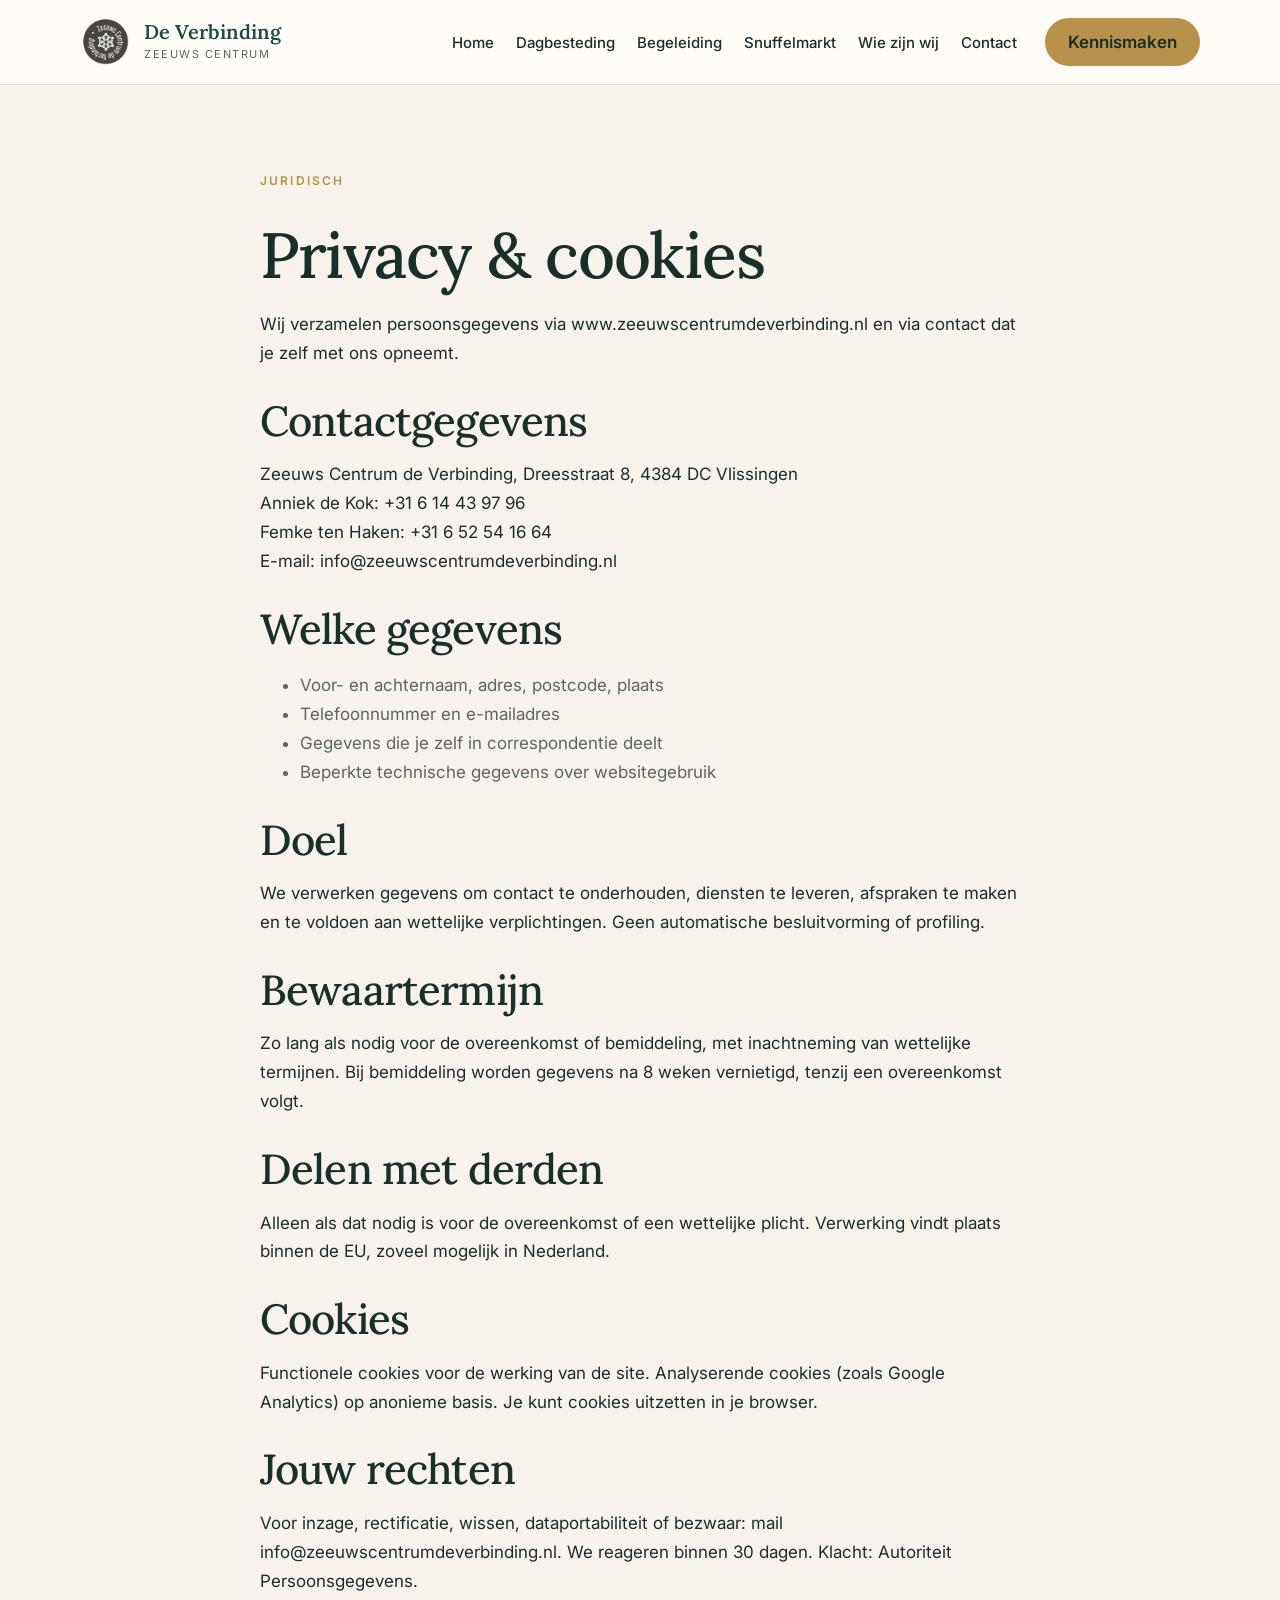
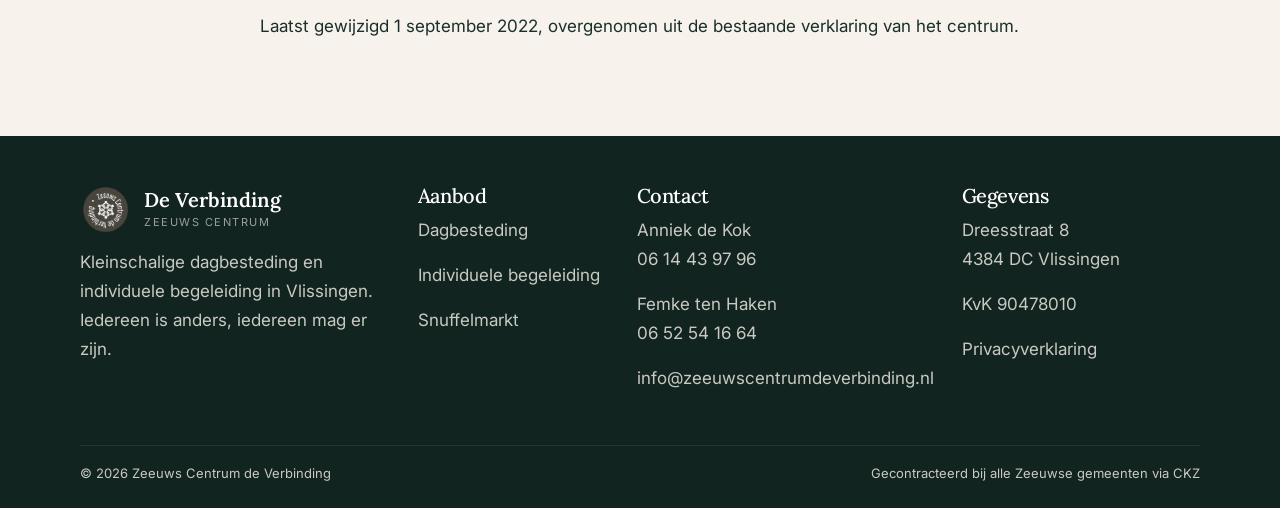
<file: privacy.html>
<!DOCTYPE html>
<html lang="nl">
<head>
  <meta charset="UTF-8">
  <meta name="viewport" content="width=device-width, initial-scale=1.0, viewport-fit=cover">
  <title>Privacyverklaring | Zeeuws Centrum de Verbinding</title>
  <meta name="description" content="Privacy- en cookieverklaring van Zeeuws Centrum de Verbinding.">
  <link rel="preconnect" href="https://fonts.googleapis.com">
  <link rel="preconnect" href="https://fonts.gstatic.com" crossorigin>
  <link href="https://fonts.googleapis.com/css2?family=Inter:wght@400;500;600&family=Lora:ital,wght@0,500;0,600;1,500&display=swap" rel="stylesheet">
  <link rel="icon" href="img/favicon.png" type="image/png">
  <link rel="apple-touch-icon" href="img/logo.png">
  <link rel="stylesheet" href="css/style.css?v=10">
</head>
<body data-page="privacy">
  <div data-header></div>
  <main id="inhoud">
    <section class="section">
      <div class="container prose">
        <p class="eyebrow">Juridisch</p>
        <h1>Privacy & cookies</h1>
        <p>Wij verzamelen persoonsgegevens via www.zeeuwscentrumdeverbinding.nl en via contact dat je zelf met ons opneemt.</p>
        <h2>Contactgegevens</h2>
        <p>Zeeuws Centrum de Verbinding, Dreesstraat 8, 4384 DC Vlissingen<br>
        Anniek de Kok: +31 6 14 43 97 96<br>
        Femke ten Haken: +31 6 52 54 16 64<br>
        E-mail: info@zeeuwscentrumdeverbinding.nl</p>
        <h2>Welke gegevens</h2>
        <ul class="list">
          <li>Voor- en achternaam, adres, postcode, plaats</li>
          <li>Telefoonnummer en e-mailadres</li>
          <li>Gegevens die je zelf in correspondentie deelt</li>
          <li>Beperkte technische gegevens over websitegebruik</li>
        </ul>
        <h2>Doel</h2>
        <p>We verwerken gegevens om contact te onderhouden, diensten te leveren, afspraken te maken en te voldoen aan wettelijke verplichtingen. Geen automatische besluitvorming of profiling.</p>
        <h2>Bewaartermijn</h2>
        <p>Zo lang als nodig voor de overeenkomst of bemiddeling, met inachtneming van wettelijke termijnen. Bij bemiddeling worden gegevens na 8 weken vernietigd, tenzij een overeenkomst volgt.</p>
        <h2>Delen met derden</h2>
        <p>Alleen als dat nodig is voor de overeenkomst of een wettelijke plicht. Verwerking vindt plaats binnen de EU, zoveel mogelijk in Nederland.</p>
        <h2>Cookies</h2>
        <p>Functionele cookies voor de werking van de site. Analyserende cookies (zoals Google Analytics) op anonieme basis. Je kunt cookies uitzetten in je browser.</p>
        <h2>Jouw rechten</h2>
        <p>Voor inzage, rectificatie, wissen, dataportabiliteit of bezwaar: mail info@zeeuwscentrumdeverbinding.nl. We reageren binnen 30 dagen. Klacht: Autoriteit Persoonsgegevens.</p>
        <p>Laatst gewijzigd 1 september 2022, overgenomen uit de bestaande verklaring van het centrum.</p>
      </div>
    </section>
  </main>
  <div data-footer></div>
  <script src="js/main.js?v=9"></script>
</body>
</html>
</file>
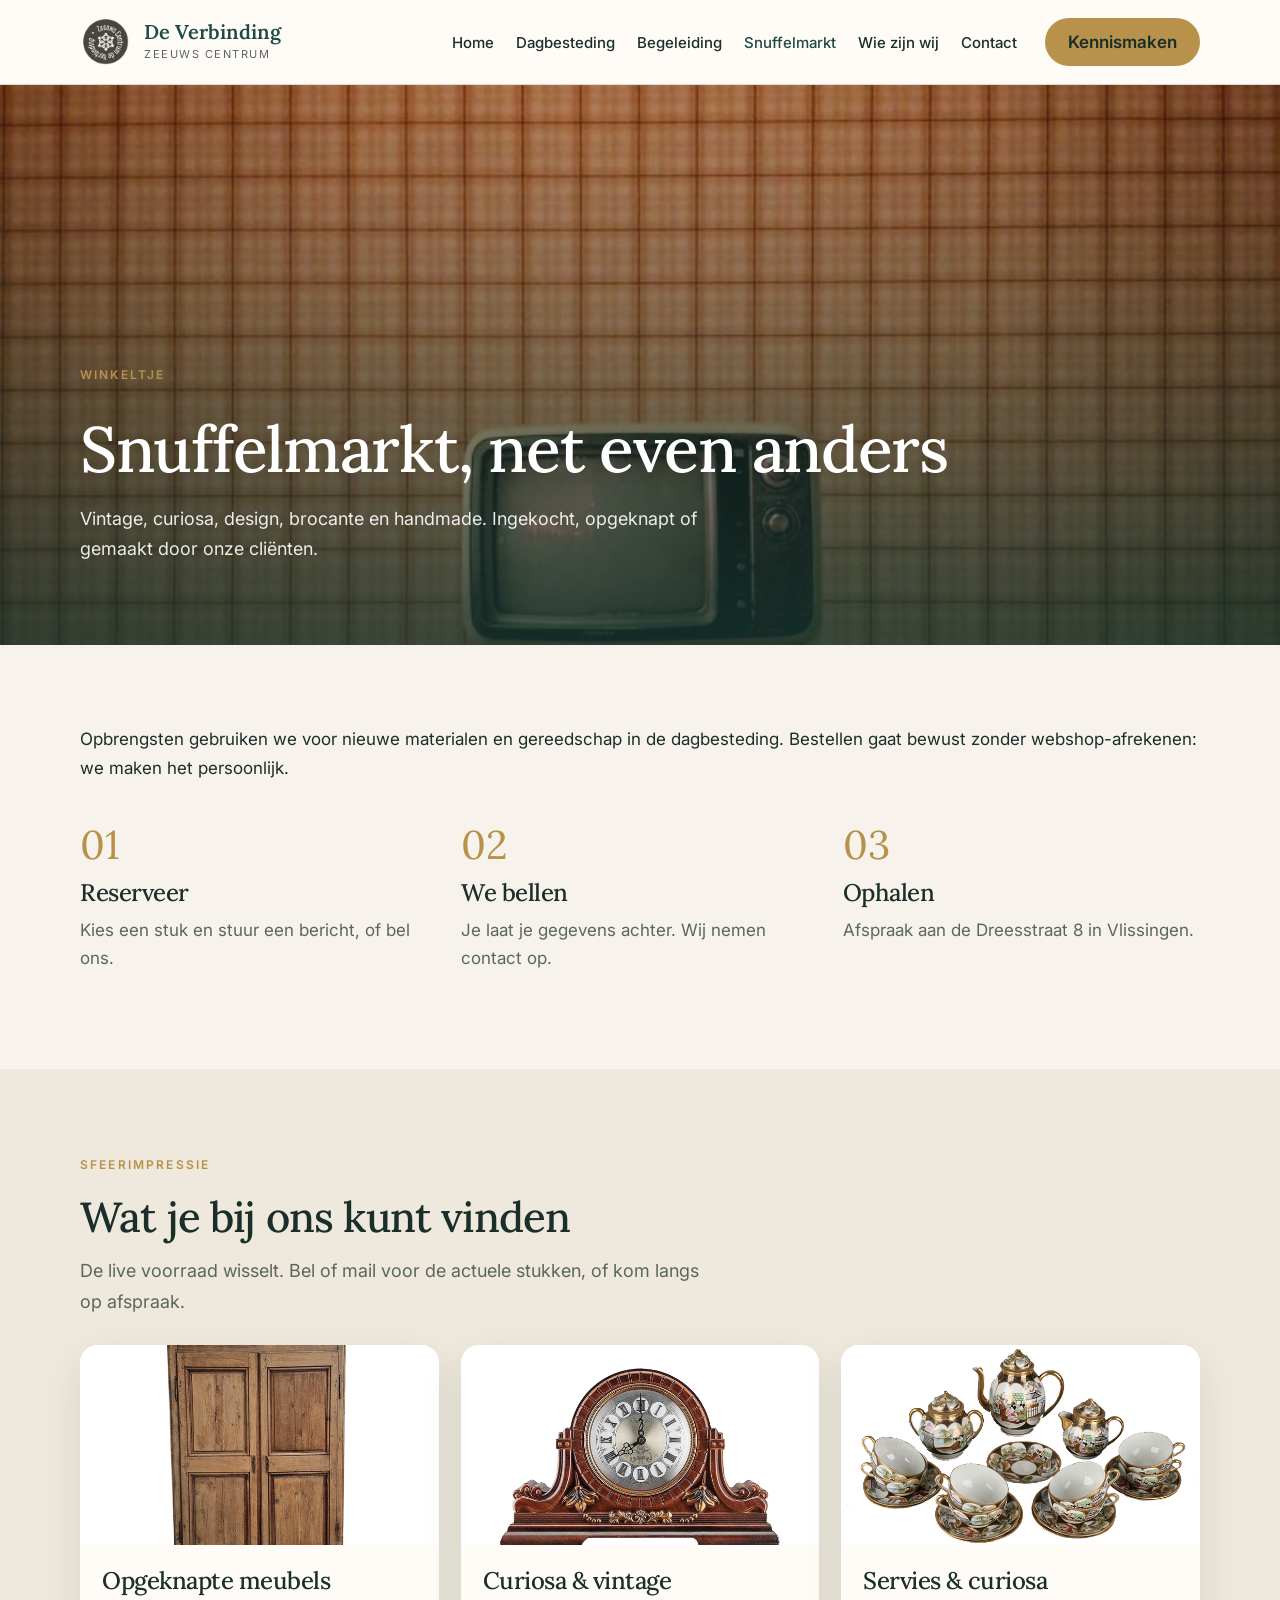
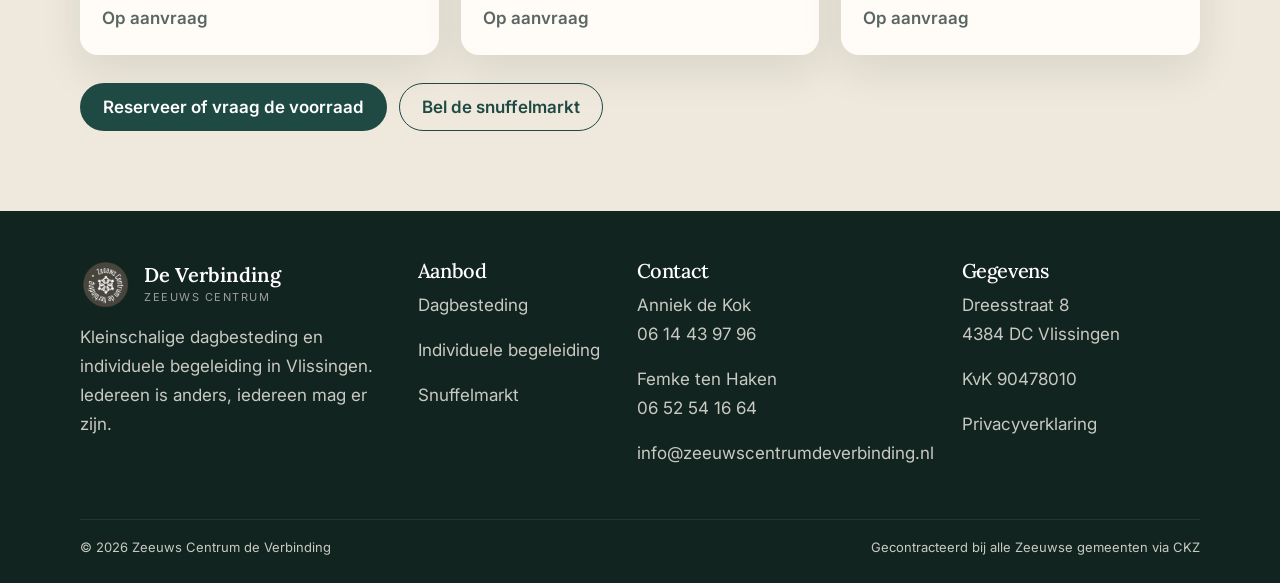
<file: snuffelmarkt.html>
<!DOCTYPE html>
<html lang="nl">
<head>
  <meta charset="UTF-8">
  <meta name="viewport" content="width=device-width, initial-scale=1.0, viewport-fit=cover">
  <title>Snuffelmarkt | Zeeuws Centrum de Verbinding</title>
  <meta name="description" content="Snuffelmarkt in Vlissingen: vintage, curiosa, brocante en handmade. Artikelen worden gereserveerd en opgehaald aan de Dreesstraat 8.">
  <link rel="preconnect" href="https://fonts.googleapis.com">
  <link rel="preconnect" href="https://fonts.gstatic.com" crossorigin>
  <link href="https://fonts.googleapis.com/css2?family=Inter:wght@400;500;600&family=Lora:ital,wght@0,500;0,600;1,500&display=swap" rel="stylesheet">
  <link rel="icon" href="img/favicon.png" type="image/png">
  <link rel="apple-touch-icon" href="img/logo.png">
  <link rel="stylesheet" href="css/style.css?v=10">
</head>
<body data-page="snuffelmarkt">
  <div data-header></div>
  <main id="inhoud">
    <section class="page-hero">
      <div class="page-hero-media">
        <img src="img/snuffelmarkt.jpg" alt="Vintage televisie in de snuffelmarkt">
      </div>
      <div class="container">
        <p class="eyebrow">Winkeltje</p>
        <h1>Snuffelmarkt, net even anders</h1>
        <p class="lede">Vintage, curiosa, design, brocante en handmade. Ingekocht, opgeknapt of gemaakt door onze cliënten.</p>
      </div>
    </section>

    <section class="section">
      <div class="container">
        <p>Opbrengsten gebruiken we voor nieuwe materialen en gereedschap in de dagbesteding. Bestellen gaat bewust zonder webshop-afrekenen: we maken het persoonlijk.</p>
        <div class="steps">
          <div class="step"><div class="step-num">01</div><h3>Reserveer</h3><p>Kies een stuk en stuur een bericht, of bel ons.</p></div>
          <div class="step"><div class="step-num">02</div><h3>We bellen</h3><p>Je laat je gegevens achter. Wij nemen contact op.</p></div>
          <div class="step"><div class="step-num">03</div><h3>Ophalen</h3><p>Afspraak aan de Dreesstraat 8 in Vlissingen.</p></div>
        </div>
      </div>
    </section>

    <section class="section section-sand">
      <div class="container">
        <p class="eyebrow">Sfeerimpressie</p>
        <h2>Wat je bij ons kunt vinden</h2>
        <p class="lede">De live voorraad wisselt. Bel of mail voor de actuele stukken, of kom langs op afspraak.</p>
        <div class="shop-grid">
          <article class="product">
            <img src="img/producten-2.jpg" alt="Opgeknapt meubel uit de snuffelmarkt">
            <div><h3>Opgeknapte meubels</h3><p class="price">Op aanvraag</p></div>
          </article>
          <article class="product">
            <img src="img/producten-1.jpg" alt="Vintage klok uit de snuffelmarkt">
            <div><h3>Curiosa & vintage</h3><p class="price">Op aanvraag</p></div>
          </article>
          <article class="product">
            <img src="img/producten-3.jpg" alt="Theeservies uit de snuffelmarkt">
            <div><h3>Servies & curiosa</h3><p class="price">Op aanvraag</p></div>
          </article>
        </div>
        <div class="cta-row">
          <a class="btn btn-dark" href="contact.html">Reserveer of vraag de voorraad</a>
          <a class="btn btn-outline" href="tel:+31614439796">Bel de snuffelmarkt</a>
        </div>
      </div>
    </section>
  </main>
  <div data-footer></div>
  <script src="js/main.js?v=9"></script>
</body>
</html>
</file>
<file: css/style.css>
:root {
  --ink: #1a2e2a;
  --sea: #1f4a44;
  --sea-deep: #163832;
  --gold: #b8924a;
  --gold-soft: #d4b57a;
  --cream: #f7f3ec;
  --paper: #fffcf8;
  --sand: #efe8dc;
  --muted: #5a6662;
  --line: #e2d8c8;
  --shadow: 0 16px 40px rgba(22, 56, 50, 0.1);
  --font-serif: Lora, "Times New Roman", serif;
  --font-sans: Inter, "Segoe UI", sans-serif;
  --header-h: 84px;
}

*,
*::before,
*::after {
  box-sizing: border-box;
}

html {
  scroll-behavior: smooth;
  scroll-padding-top: var(--header-h);
  scroll-padding-bottom: 96px;
  -webkit-text-size-adjust: 100%;
}

body {
  margin: 0;
  color: var(--ink);
  background: var(--cream);
  font-family: var(--font-sans);
  font-size: 17px;
  line-height: 1.7;
}

img {
  max-width: 100%;
  display: block;
}

a {
  color: inherit;
  text-decoration: none;
  touch-action: manipulation;
}

button {
  touch-action: manipulation;
}

button,
input,
select,
textarea {
  font: inherit;
}

:focus-visible {
  outline: 2px solid var(--gold);
  outline-offset: 3px;
}

.container {
  width: min(1120px, calc(100% - 48px));
  margin: 0 auto;
}

.site-header {
  position: sticky;
  top: 0;
  z-index: 70;
  background: var(--paper);
  border-bottom: 1px solid var(--line);
}

.header-bar {
  display: flex;
  align-items: center;
  justify-content: space-between;
  min-height: var(--header-h);
  gap: 24px;
}

.logo {
  display: flex;
  align-items: center;
  gap: 12px;
  flex-shrink: 1;
  min-width: 0;
  color: var(--sea);
}

.logo span {
  min-width: 0;
}

.logo strong {
  display: block;
  font-family: var(--font-serif);
  font-size: 20px;
  font-weight: 600;
  line-height: 1.1;
  white-space: nowrap;
}

.logo img {
  width: 52px;
  height: 52px;
  object-fit: contain;
}

.logo strong {
  display: block;
  font-family: var(--font-serif);
  font-size: 20px;
  font-weight: 600;
  line-height: 1.1;
}

.logo small {
  display: block;
  margin-top: 2px;
  font-size: 11px;
  letter-spacing: 0.14em;
  text-transform: uppercase;
  color: var(--muted);
}

.nav-wrap {
  display: flex;
  align-items: center;
  gap: 28px;
}

.nav-links {
  display: flex;
  align-items: center;
  gap: 22px;
  margin: 0;
  padding: 0;
  list-style: none;
}

.nav-links a {
  font-size: 15px;
  font-weight: 500;
  color: var(--ink);
}

.nav-links a:hover,
.nav-links a.active {
  color: var(--sea);
}

.menu-toggle {
  display: none;
  width: 44px;
  height: 44px;
  margin-left: auto;
  border: 0;
  background: transparent;
  cursor: pointer;
}

.menu-toggle span,
.menu-toggle span::before,
.menu-toggle span::after {
  display: block;
  width: 20px;
  height: 2px;
  background: var(--ink);
  position: relative;
  transition: transform 0.2s ease, top 0.2s ease, background 0.2s ease;
}

.menu-toggle span::before,
.menu-toggle span::after {
  content: "";
  position: absolute;
  left: 0;
}

.menu-toggle span::before {
  top: -6px;
}

.menu-toggle span::after {
  top: 6px;
}

.eyebrow {
  display: inline-block;
  color: var(--gold);
  font-size: 12px;
  font-weight: 600;
  letter-spacing: 0.18em;
  text-transform: uppercase;
}

h1,
h2,
h3,
.quote {
  font-family: var(--font-serif);
  font-weight: 500;
  letter-spacing: -0.02em;
  line-height: 1.2;
}

h1 {
  font-size: clamp(36px, 5vw, 64px);
  margin: 10px 0 16px;
}

h2 {
  font-size: clamp(28px, 4vw, 42px);
  margin: 0 0 14px;
}

h3 {
  font-size: 24px;
  margin: 0 0 8px;
}

.lede,
p {
  margin: 0 0 16px;
}

.lede {
  font-size: 18px;
  color: var(--muted);
  max-width: 640px;
}

.btn {
  display: inline-flex;
  align-items: center;
  justify-content: center;
  min-height: 48px;
  padding: 0 22px;
  border-radius: 999px;
  border: 1px solid transparent;
  cursor: pointer;
  font-weight: 600;
  transition: 0.2s ease;
}

.nav-links a,
.header-cta,
.contact-choice {
  cursor: pointer;
}

.btn-gold {
  background: var(--gold);
  color: #1a2e2a;
}

.btn-gold:hover {
  background: var(--gold-soft);
}

.btn-ghost {
  border-color: rgba(255, 255, 255, 0.55);
  color: #fff;
  background: transparent;
}

.btn-ghost:hover {
  background: #fff;
  color: var(--ink);
}

.btn-outline {
  border-color: var(--sea);
  color: var(--sea);
  background: transparent;
}

.btn-outline:hover,
.btn-dark:hover {
  background: var(--sea-deep);
  color: #fff;
}

.btn-dark {
  background: var(--sea);
  color: #fff;
}

.hero,
.page-hero {
  position: relative;
  display: flex;
  align-items: flex-end;
  min-height: 560px;
  color: #fff;
  background: var(--sea-deep);
  overflow: hidden;
}

.hero {
  min-height: calc(100vh - var(--header-h));
}

.hero-media,
.page-hero-media {
  position: absolute;
  inset: 0;
}

.hero-media img,
.page-hero-media img {
  width: 100%;
  height: 100%;
  object-fit: cover;
}

.hero-media::after,
.page-hero-media::after {
  content: "";
  position: absolute;
  inset: 0;
  background: linear-gradient(180deg, rgba(22, 56, 50, 0.15), rgba(22, 56, 50, 0.78));
}

.hero-content,
.page-hero .container {
  position: relative;
  z-index: 1;
  padding: 56px 0 64px;
}

.hero .lede,
.page-hero .lede {
  color: rgba(255, 255, 255, 0.9);
}

.hero-actions,
.cta-row {
  display: flex;
  flex-wrap: wrap;
  gap: 12px;
  margin-top: 24px;
}

.trust-row {
  display: flex;
  flex-wrap: wrap;
  gap: 8px;
  margin-top: 28px;
}

.chip {
  padding: 6px 12px;
  border: 1px solid rgba(255, 255, 255, 0.28);
  border-radius: 999px;
  font-size: 13px;
  white-space: nowrap;
}

.section {
  padding: 80px 0;
}

.section-sand {
  background: var(--sand);
}

.section-dark {
  background: var(--ink);
  color: var(--cream);
}

.section-sea {
  background: var(--sea);
  color: var(--cream);
}

.section-sea .lede,
.section-dark .lede {
  color: rgba(247, 243, 236, 0.82);
}

.split {
  display: grid;
  grid-template-columns: 1fr 1fr;
  gap: 56px;
  align-items: center;
}

.quote-mark {
  font-family: var(--font-serif);
  font-size: 72px;
  line-height: 0.6;
  color: var(--gold);
  margin-bottom: 12px;
}

.quote {
  font-size: clamp(24px, 3vw, 36px);
  font-style: italic;
}

.frame img {
  width: 100%;
  height: 420px;
  object-fit: cover;
  border-radius: 18px;
}

.stats {
  display: grid;
  grid-template-columns: repeat(3, 1fr);
  gap: 16px;
  margin-top: 28px;
}

.stat {
  padding-top: 14px;
  border-top: 1px solid var(--line);
}

.stat b {
  display: block;
  font-family: var(--font-serif);
  font-size: 24px;
}

.cards,
.activity-grid,
.shop-grid {
  display: grid;
  grid-template-columns: repeat(3, 1fr);
  gap: 22px;
  margin-top: 28px;
}

.card,
.activity,
.product,
.person {
  background: var(--paper);
  border-radius: 18px;
  overflow: hidden;
  box-shadow: var(--shadow);
  transition: transform 0.2s ease, box-shadow 0.2s ease;
}

a.card:hover {
  transform: translateY(-4px);
}

.card img,
.activity img,
.product img {
  width: 100%;
  height: 200px;
  object-fit: cover;
}

.card-body,
.activity > div,
.product div {
  padding: 22px;
}

.card-body p,
.activity p,
.product p {
  color: var(--muted);
  margin: 0;
}

.card-kicker {
  display: block;
  margin-bottom: 6px;
  color: var(--gold);
  font-size: 11px;
  font-weight: 600;
  letter-spacing: 0.14em;
  text-transform: uppercase;
}

.card-body .btn,
a.card .btn {
  margin-top: 16px;
  pointer-events: none;
}

.cards + .cta-row,
.shop-grid + .cta-row {
  margin-top: 28px;
}

.contact-choice {
  min-height: 160px;
}

.mosaic {
  display: grid;
  grid-template-columns: 1.2fr 1fr 1fr;
  grid-template-rows: 210px 210px;
  gap: 14px;
  margin-top: 28px;
}

.tile {
  position: relative;
  overflow: hidden;
  border-radius: 16px;
  color: #fff;
}

.tile img {
  width: 100%;
  height: 100%;
  object-fit: cover;
}

.tile::after {
  content: "";
  position: absolute;
  inset: 0;
  background: linear-gradient(transparent, rgba(22, 56, 50, 0.72));
}

.tile span {
  position: absolute;
  left: 16px;
  bottom: 14px;
  z-index: 1;
  font-family: var(--font-serif);
  font-size: 24px;
}

.tile.wide {
  grid-row: span 2;
}

.steps {
  display: grid;
  grid-template-columns: repeat(3, 1fr);
  gap: 24px;
  margin-top: 28px;
}

.step-num {
  font-family: var(--font-serif);
  font-size: 40px;
  color: var(--gold);
}

.step p {
  color: var(--muted);
}

.tags {
  display: flex;
  flex-wrap: wrap;
  gap: 8px;
  margin-top: 18px;
}

.tag {
  padding: 6px 12px;
  border: 1px solid rgba(255, 255, 255, 0.18);
  border-radius: 999px;
  font-size: 14px;
  white-space: nowrap;
}

.team-grid {
  display: grid;
  grid-template-columns: 1fr 1fr;
  gap: 22px;
  margin-top: 28px;
}

.person {
  padding: 28px;
}

.team-note {
  margin-top: 24px;
}

.avatar {
  width: 96px;
  height: 96px;
  margin-bottom: 14px;
  border-radius: 50%;
  object-fit: cover;
  background: var(--sea);
  color: var(--gold-soft);
  font-family: var(--font-serif);
  font-size: 26px;
}

img.avatar {
  display: block;
  background: #111;
}

.person a {
  color: var(--sea);
  font-weight: 600;
}

.trust-grid {
  display: grid;
  grid-template-columns: repeat(4, 1fr);
  gap: 16px;
  margin-top: 28px;
}

.trust-item {
  padding: 20px;
  border: 1px solid var(--line);
  border-radius: 14px;
}

.trust-item img {
  height: 64px;
  width: auto;
  max-width: 100%;
  margin-bottom: 12px;
  object-fit: contain;
}

.trust-item p {
  color: var(--muted);
  margin: 0;
}

.cta-band {
  padding: 72px 0;
  background: var(--sea-deep);
  color: var(--cream);
  text-align: center;
}

.cta-band .lede {
  margin-left: auto;
  margin-right: auto;
  color: rgba(247, 243, 236, 0.82);
}

.cta-band .cta-row {
  justify-content: center;
}

.contact-panel {
  display: grid;
  grid-template-columns: 0.9fr 1.1fr;
  overflow: hidden;
  margin-top: 28px;
  border-radius: 20px;
  background: var(--paper);
  box-shadow: var(--shadow);
}

.contact-side {
  padding: 36px;
  background: var(--sea);
  color: var(--cream);
}

.contact-side a:not(.action-btn) {
  color: var(--gold-soft);
}

.contact-sub {
  margin-top: 24px;
}

.contact-person {
  padding: 12px 0;
  border-bottom: 1px solid rgba(255, 255, 255, 0.12);
}

.contact-mail {
  overflow-wrap: anywhere;
}

.contact-actions {
  display: grid;
  gap: 10px;
  margin-top: 20px;
}

.action-btn {
  display: flex;
  align-items: center;
  justify-content: center;
  gap: 8px;
  min-height: 48px;
  border-radius: 999px;
  font-weight: 600;
}

.action-btn svg {
  width: 18px;
  height: 18px;
}

.action-btn-solid {
  background: var(--gold-soft);
  color: var(--ink);
}

.action-btn-line {
  border: 1px solid rgba(255, 255, 255, 0.45);
  color: #fff;
}

.contact-form,
.form-wrap {
  padding: 36px;
}

.form-grid {
  display: grid;
  grid-template-columns: 1fr 1fr;
  gap: 14px;
}

.full {
  grid-column: 1 / -1;
}

label {
  display: block;
  margin-bottom: 6px;
  color: var(--muted);
  font-size: 13px;
  letter-spacing: 0.06em;
  text-transform: uppercase;
}

input,
select,
textarea {
  width: 100%;
  padding: 12px 14px;
  border: 1px solid var(--line);
  border-radius: 10px;
  background: var(--cream);
  font-size: 16px;
}

textarea {
  min-height: 120px;
  resize: vertical;
}

.form-success {
  display: none;
  margin-bottom: 14px;
  padding: 12px 14px;
  border-radius: 10px;
  background: #eaf4ee;
  color: #1d4d38;
}

.form-success.show {
  display: block;
}

.footer {
  padding: 48px 0 24px;
  background: #12241f;
  color: rgba(247, 243, 236, 0.8);
}

.footer-grid {
  display: grid;
  grid-template-columns: 1.3fr 0.8fr 0.9fr 1fr;
  gap: 28px;
}

.footer h3 {
  color: #fff;
  font-size: 20px;
}

.footer .logo {
  margin-bottom: 12px;
  color: #fff;
}

.footer .logo small {
  color: rgba(247, 243, 236, 0.6);
}

.footer a:hover {
  color: var(--gold-soft);
}

.footer-bottom {
  display: flex;
  justify-content: space-between;
  flex-wrap: wrap;
  gap: 10px;
  margin-top: 36px;
  padding-top: 16px;
  border-top: 1px solid rgba(255, 255, 255, 0.08);
  font-size: 13px;
}

.sticky-cta {
  display: none;
}

.prose {
  max-width: 760px;
}

.prose h2 {
  margin-top: 28px;
}

.list {
  color: var(--muted);
}

.map {
  width: 100%;
  height: 320px;
  margin-top: 28px;
  border: 0;
  border-radius: 16px;
}

.price {
  margin: 0;
  color: var(--gold);
  font-weight: 600;
}

body.menu-open {
  overflow: hidden;
}

@media (max-width: 980px) {
  :root {
    --header-h: 72px;
  }

  .menu-toggle {
    display: grid;
    place-items: center;
  }

  .nav-wrap {
    display: none;
    position: fixed;
    top: var(--header-h);
    left: 0;
    right: 0;
    bottom: 0;
    z-index: 65;
    flex-direction: column;
    align-items: stretch;
    gap: 16px;
    padding: 8px 24px 32px;
    overflow: auto;
    background: var(--paper);
  }

  .nav-wrap.open {
    display: flex;
  }

  .header-bar {
    min-height: var(--header-h);
    gap: 12px;
  }

  .nav-links {
    flex-direction: column;
    align-items: stretch;
    gap: 4px;
  }

  .nav-links a,
  .header-cta {
    display: flex;
    align-items: center;
    min-height: 48px;
  }

  .nav-links a {
    padding: 0 4px;
    font-size: 18px;
    border-bottom: 1px solid var(--line);
  }

  .header-cta {
    justify-content: center;
    width: 100%;
    margin-top: 8px;
  }

  body.menu-open .menu-toggle span {
    background: transparent;
  }

  body.menu-open .menu-toggle span::before {
    top: 0;
    transform: rotate(45deg);
  }

  body.menu-open .menu-toggle span::after {
    top: 0;
    transform: rotate(-45deg);
  }

  body.menu-open .sticky-cta {
    display: none;
  }

  .split,
  .cards,
  .activity-grid,
  .shop-grid,
  .steps,
  .team-grid,
  .trust-grid,
  .contact-panel,
  .footer-grid,
  .form-grid,
  .stats {
    grid-template-columns: 1fr;
  }

  .mosaic {
    grid-template-columns: 1fr;
    grid-template-rows: none;
  }

  .tile,
  .tile.wide {
    min-height: 200px;
    grid-row: auto;
  }

  .hero,
  .page-hero {
    display: block;
    min-height: 0;
    color: var(--ink);
    background: var(--cream);
  }

  .hero-media,
  .page-hero-media {
    position: relative;
    height: 240px;
  }

  .hero-media::after,
  .page-hero-media::after {
    background: linear-gradient(180deg, transparent 55%, rgba(22, 56, 50, 0.28));
  }

  .hero-content,
  .page-hero .container {
    padding: 24px 0 8px;
  }

  .hero .lede,
  .page-hero .lede {
    color: var(--muted);
  }

  .hero-actions,
  .cta-row {
    display: grid;
    grid-template-columns: 1fr;
    gap: 10px;
    margin-top: 20px;
  }

  .hero-actions .btn,
  .cta-row .btn,
  .cta-band .btn {
    width: 100%;
  }

  .hero .btn-ghost,
  .page-hero .btn-ghost {
    color: var(--sea);
    border-color: var(--sea);
  }

  .cta-band .btn-ghost {
    color: #fff;
    border-color: rgba(255, 255, 255, 0.45);
  }

  .frame img {
    height: 220px;
  }

  .card img,
  .activity img,
  .product img {
    height: 180px;
  }

  .section,
  .cta-band {
    padding: 48px 0;
  }

  .sticky-cta {
    display: grid;
    grid-template-columns: 1fr 1fr;
    position: fixed;
    left: 0;
    right: 0;
    bottom: 0;
    z-index: 40;
    gap: 8px;
    padding: 10px 12px max(12px, env(safe-area-inset-bottom));
    background: var(--paper);
    border-top: 1px solid var(--line);
    box-shadow: 0 -8px 24px rgba(22, 56, 50, 0.08);
  }

  .sticky-cta .btn {
    width: 100%;
    min-height: 48px;
  }

  .sticky-wa {
    background: var(--sea);
    color: #fff;
  }

  body {
    padding-bottom: calc(76px + env(safe-area-inset-bottom));
  }

  .footer {
    padding-bottom: 32px;
  }

  .footer a {
    display: inline-flex;
    min-height: 44px;
    align-items: center;
  }

  .contact-choice {
    min-height: 0;
  }

  .logo small {
    letter-spacing: 0.08em;
  }

  .contact-form,
  .form-wrap,
  .contact-side {
    padding: 24px;
  }

  .person a {
    display: inline-flex;
    min-height: 44px;
    align-items: center;
  }
}

@media (min-width: 700px) and (max-width: 980px) {
  .cards,
  .activity-grid,
  .shop-grid,
  .team-grid,
  .steps,
  .trust-grid {
    grid-template-columns: 1fr 1fr;
  }
}

@media (max-width: 640px) {
  .container {
    width: min(1120px, calc(100% - 32px));
  }

  h1 {
    font-size: 34px;
  }

  .header-bar {
    min-height: 72px;
  }

  .logo img {
    width: 44px;
    height: 44px;
  }
}

@media (prefers-reduced-motion: reduce) {
  html {
    scroll-behavior: auto;
  }

  * {
    transition: none !important;
  }
}
</file>
